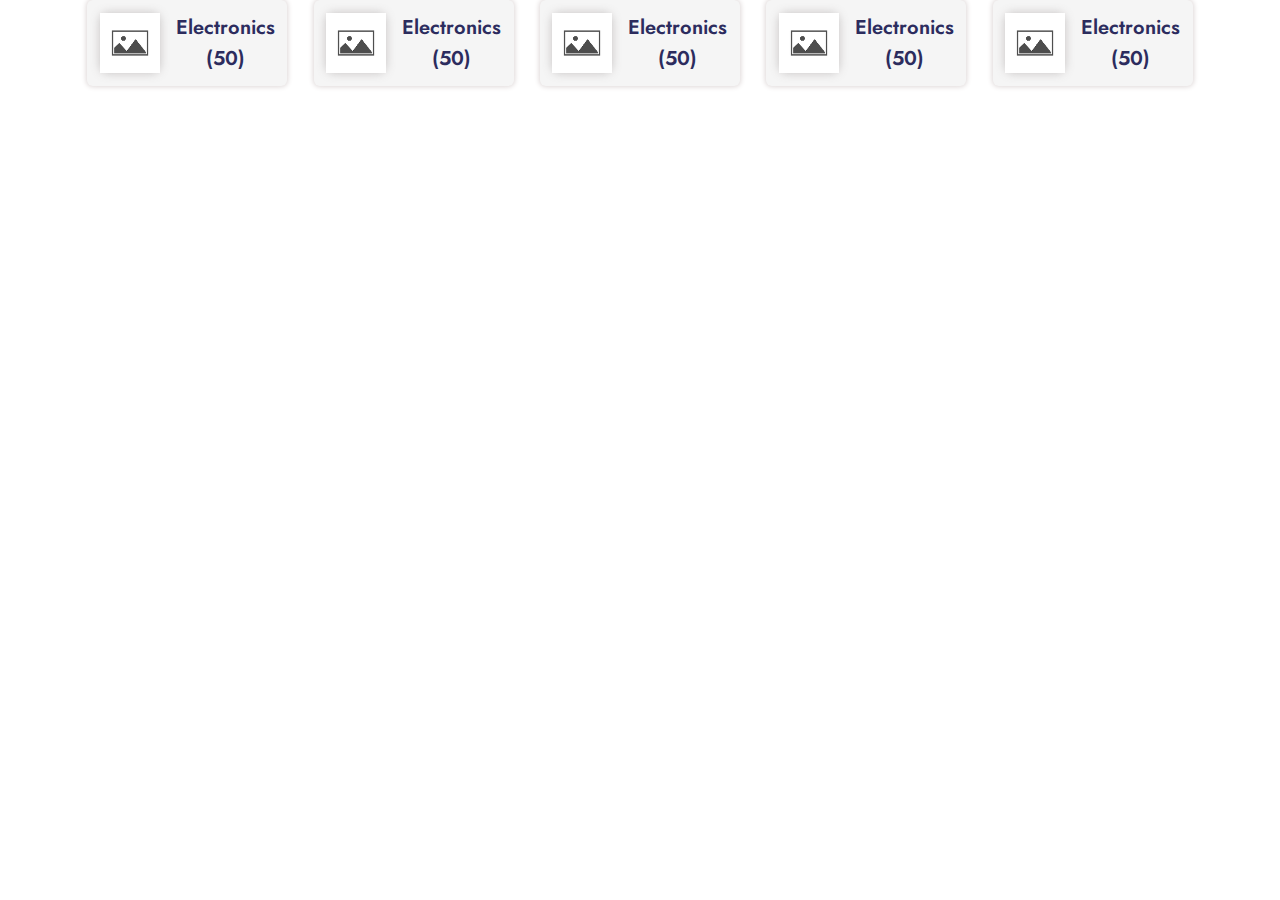
<file: allcategory.html>
<!DOCTYPE html>
<html lang="en">

<head>
  <meta charset="UTF-8" />
  <meta name="viewport" content="width=device-width, initial-scale=1.0" />
  <link rel="stylesheet" href="css/allcategory.css" />
  <link rel="stylesheet" href="css/root.css" />
  <link href="https://cdn.jsdelivr.net/npm/bootstrap@5.3.3/dist/css/bootstrap.min.css" rel="stylesheet"
    integrity="sha384-QWTKZyjpPEjISv5WaRU9OFeRpok6YctnYmDr5pNlyT2bRjXh0JMhjY6hW+ALEwIH" crossorigin="anonymous" />
  <link rel="stylesheet" href="https://cdn.jsdelivr.net/npm/bootstrap-icons@1.11.3/font/bootstrap-icons.min.css" />
  <title>r eu  nvteuv</title>

</head>

    <body>
        <div class="container">
		<div class="men">
            <div class="categre_conten d-flex gap-3 text-center  justify-content-sm-around justify-content-center ">
                    
                      <a href="#" class="nav-link">
                        <div class="categy_item  d-flex gap-3 rounded-2 py-sm-2 py-1 align-items-center px-3  justify-content-sm-center position-relative ">
                        <div class="categy_imgbox position-sm-absolute rounded-3 ">
                        <img src="images/images (1).png" onerror="this.src='https://media.genics.in/common/image-place-holder.webpclass">
                        </div>
                        <div class="categy_text ">
                        <h4 class="m-0 pt-2">Electronics</h4>
                        <p class="my-1">(50)</p>
                        </div>
                      </div>    
                      </a>
                  
                     <a href="#" class="nav-link">
                        <div class="categy_item  d-flex gap-3 rounded-2 py-sm-2 py-1 align-items-center px-3  justify-content-sm-center position-relative ">
                        <div class="categy_imgbox position-sm-absolute rounded-3 ">
                        <img src="images/images (1).png" onerror="this.src='https://media.genics.in/common/image-place-holder.webpclass">
                        </div>
                        <div class="categy_text">
                        <h4 class="m-0 pt-2">Electronics</h4>
                        <p class="my-1">(50)</p>
                        </div>
                      </div>    
                      </a>
                  
                 <a href="#" class="nav-link">
                        <div class="categy_item  d-flex gap-3 rounded-2 py-sm-2 py-1 align-items-center px-3  justify-content-sm-center position-relative ">
                        <div class="categy_imgbox position-sm-absolute rounded-3 ">
                        <img src="images/images (1).png" onerror="this.src='https://media.genics.in/common/image-place-holder.webpclass">
                        </div>
                        <div class="categy_text">
                        <h4 class="m-0 pt-2">Electronics</h4>
                        <p class="my-1">(50)</p>
                        </div>
                      </div>    
                      </a>
                  
                  
                  <a href="#" class="nav-link">
                        <div class="categy_item  d-flex gap-3 rounded-2 py-sm-2 py-1 align-items-center px-3  justify-content-sm-center position-relative ">
                        <div class="categy_imgbox position-sm-absolute rounded-3 ">
                        <img src="images/images (1).png" onerror="this.src='https://media.genics.in/common/image-place-holder.webpclass">
                        </div>
                        <div class="categy_text">
                        <h4 class="m-0 pt-2">Electronics</h4>
                        <p class="my-1">(50)</p>
                        </div>
                      </div>    
                      </a>
                  
                  
                      <a href="#" class="nav-link">
                        <div class="categy_item   d-flex gap-3 rounded-2 py-sm-2 py-1 align-items-center px-3  justify-content-sm-center position-relative ">
                        <div class="categy_imgbox position-sm-absolute rounded-3 ">
                        <img src="images/images (1).png" onerror="this.src='https://media.genics.in/common/image-place-holder.webpclass">
                        </div>
                        <div class="categy_text">
                        <h4 class="m-0 pt-2">Electronics</h4>
                        <p class="my-1">(50)</p>
                        </div>
                      </div>    
                      </a>
                  
                        
            </div>

        </div>
		</div>
    </body>   

</html>
</file>
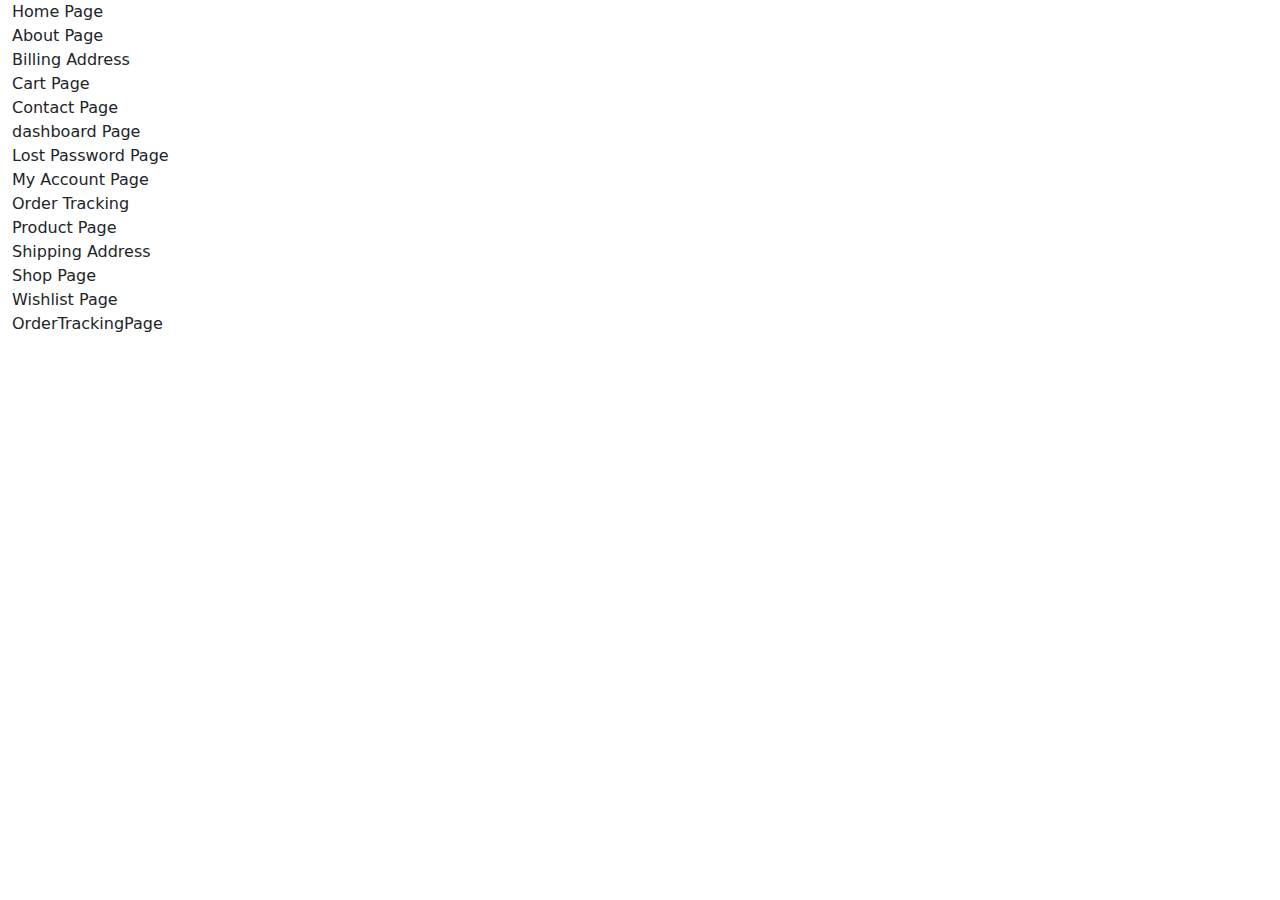
<file: allpages.html>
<!DOCTYPE html>
<html lang="en">
<head>
    <meta charset="UTF-8">
    <meta name="viewport" content="width=device-width, initial-scale=1.0">
    <link href="https://cdn.jsdelivr.net/npm/bootstrap@5.3.3/dist/css/bootstrap.min.css" rel="stylesheet"
    integrity="sha384-QWTKZyjpPEjISv5WaRU9OFeRpok6YctnYmDr5pNlyT2bRjXh0JMhjY6hW+ALEwIH" crossorigin="anonymous" />
    <title>Document</title>
</head>
<body>
    <div class="container-fluid">
        <ul class="list-group">
            <li class="list-item">
                <a href="./index.html" target="_blank" class="nav-link">Home Page</a>
            </li>
            <li class="list-item">
                <a href="./about_page.html" target="_blank" class="nav-link">About Page</a>
            </li>
            <li class="list-item">
                <a href="./Billing_address.html" target="_blank" class="nav-link">Billing Address</a>
            </li>
            <li class="list-item">
                <a href="./cart_page.html" target="_blank" class="nav-link">Cart Page</a>
            </li>
            <li class="list-item">
                <a href="./contact.html" target="_blank" class="nav-link">Contact Page</a>
            </li>
            <li class="list-item">
                <a href="./dashboard.html" target="_blank" class="nav-link">dashboard Page</a>
            </li>
            <li class="list-item">
                <a href="./lost_pasword_page.html" target="_blank" class="nav-link">Lost Password Page</a>
            </li>
            <li class="list-item">
                <a href="./my-account.html" target="_blank" class="nav-link">My Account Page</a>
            </li>
            <li class="list-item">
                <a href="./order_traking.html" target="_blank" class="nav-link">Order Tracking</a>
            </li>
            <li class="list-item">
                <a href="./product_page.html" target="_blank" class="nav-link">Product Page</a>
            </li>
            <li class="list-item">
                <a href="./Shipping_addres.html" target="_blank" class="nav-link">Shipping Address</a>
            </li>
            <li class="list-item">
                <a href="./shop_page.html" target="_blank" class="nav-link">Shop Page</a>
            </li>
            <li class="list-item">
                <a href="./wishlist.html" target="_blank" class="nav-link">Wishlist Page</a>
            </li>
			  <li class="list-item">
                <a href="./OrderTrackingPage.html" target="_blank" class="nav-link">OrderTrackingPage</a>
            </li>
			
			
        </ul>
    </div>
    <script src="https://cdn.jsdelivr.net/npm/bootstrap@5.3.3/dist/js/bootstrap.bundle.min.js"
    integrity="sha384-YvpcrYf0tY3lHB60NNkmXc5s9fDVZLESaAA55NDzOxhy9GkcIdslK1eN7N6jIeHz"
    crossorigin="anonymous"></script>
</body>
</html>
</file>
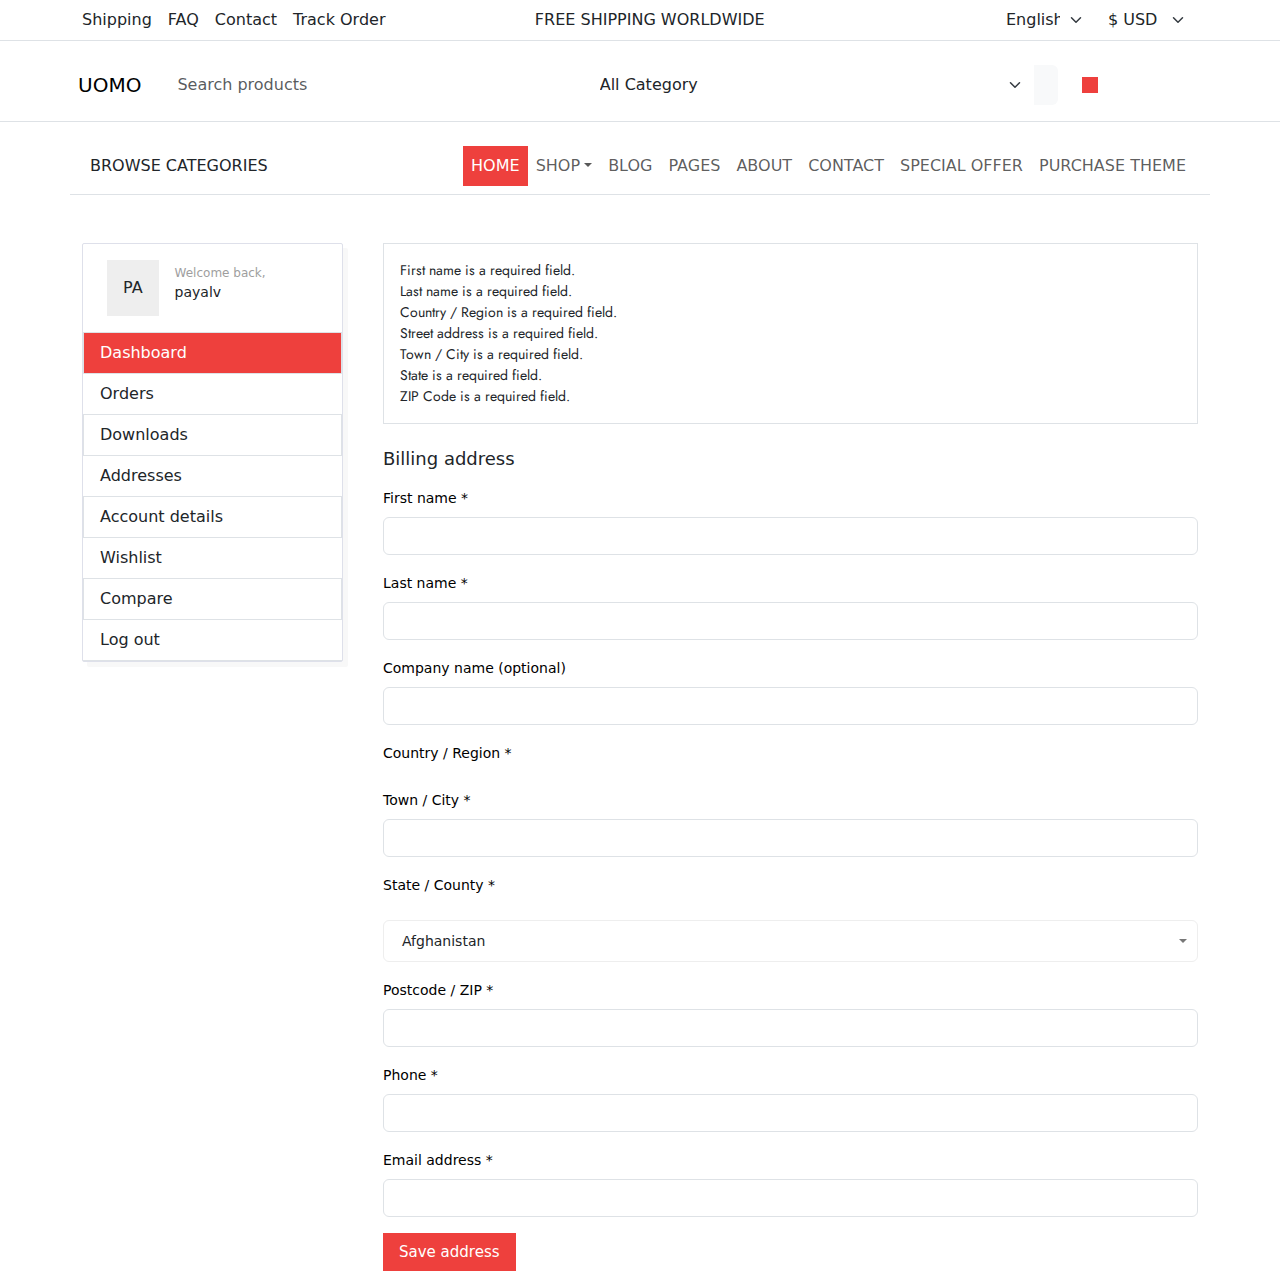
<file: billing_address.html>
<!DOCTYPE html>
<html lang="en">

<head>
    <meta charset="UTF-8" />
    <meta name="viewport" content="width=device-width, initial-scale=1.0" />
    <link rel="stylesheet" href="css/profile.css" />
    <link rel="stylesheet" href="css/root.css" />
    <!-- <link rel="stylesheet" href="css/responsive.css" /> -->

    <title>Bootstrap 5 Example</title>
    <meta charset="utf-8">
    <meta name="viewport" content="width=device-width, initial-scale=1">
    <link href="https://cdn.jsdelivr.net/npm/bootstrap@5.3.3/dist/css/bootstrap.min.css" rel="stylesheet">
    <script src="https://cdn.jsdelivr.net/npm/bootstrap@5.3.3/dist/js/bootstrap.bundle.min.js"></script>
    <script src=" https://cdnjs.cloudflare.com/ajax/libs/jquery/3.3.1/jquery.min.js"></script>
    <link rel="preconnect" href="https://fonts.googleapis.com">
    <link rel="preconnect" href="https://fonts.gstatic.com" crossorigin>
    <link href="https://fonts.googleapis.com/css2?family=Jost:ital,wght@0,100..900;1,100..900&display=swap"
        rel="stylesheet">
</head>

<body>

    <!-- Header Start -->
    <section id="main-header">
        <header>
          <!-- First-top One Header- Start-->
          <div class="container-fluid px-xl-5 px-md-2 first-container border-bottom">
            <div class="container d-lg-block d-none">
              <div class="first-header-link d-flex align-items-center justify-content-between w-100 flex-wrap">
                <ul class="navbar-nav first-nav">
                  <li class="list-group-item d-flex gap-3">
                    <a href="" class="nav-link">Shipping</a>
                    <a href="" class="nav-link">FAQ</a>
                    <a href="contact.html" class="nav-link">Contact</a>
                    <a href="order_traking.html" class="nav-link">Track Order</a>
                  </li>
                </ul>
                <div class="free-ship">
                  <a href="" class="nav-link">FREE SHIPPING WORLDWIDE</a>
                </div>
                <div class="d-flex align-items-center gap-2 all-icon flex-wrap">
                  <div class="social-icon d-flex gap-4">
                    <i class="fa-brands fa-facebook-f"></i>
                    <i class="fa-brands fa-twitter"></i>
                    <i class="fa-brands fa-instagram"></i>
                    <i class="fa-brands fa-pinterest"></i>
                  </div>
                  <div class="d-flex two-select">
                    <select class="form-select border-0 first-select bg-transparent" aria-label="Default select example">
                      <option selected>English</option>
                      <option value="1">One</option>
                      <option value="2">Two</option>
                      <option value="3">Three</option>
                    </select>
                    <select class="form-select border-0 bg-transparent first-select2" aria-label="Default select example">
                      <option selected>$ USD</option>
                      <option value="1">One</option>
                      <option value="2">Two</option>
                      <option value="3">Three</option>
                    </select>
                  </div>
                </div>
              </div>
            </div>
          </div>
          <!-- First Header-top-One -end -->
  
          <!-- First-TopHeader Two-Start -->
          <nav class="navbar navbar-expand-lg first-navbar-start">
            <div class="container-fluid px-xl-5 px-0 py-md-3 py-0 border-bottom">
              <div class="container-lg px-xl-2">
                <div class="d-flex  justify-content-between">
                  <a class="navbar-brand head2-a" href="#">UOMO</a>
                  <button class="navbar-toggler border-0 shadow-none pe-2 me-1" type="button" data-bs-toggle="offcanvas"
                    data-bs-target="#offcanvasNavbar" aria-controls="offcanvasNavbar" aria-label="Toggle navigation">
                    <i class="bi bi-search"></i>
                  </button>
                  <div class="offcanvas offcanvas-end" tabindex="-1" id="offcanvasNavbar"
                    aria-labelledby="offcanvasNavbarLabel">
                    <div class="offcanvas-header">
  
                      <button type="button" class="btn-close shadow-none border-0" data-bs-dismiss="offcanvas"
                        aria-label="Close"></button>
                    </div>
  
                    <div class="offcanvas-body w-100 ms-auto px-2">
                      <ul class="navbar-nav header-two justify-content-end gap-4 flex-grow-1 pe-0 align-items-center">
                        <div class="input-group first-group">
                          <input type="text" class="form-control first-inp shadow-none bg-transparent border-0 py-2"
                            placeholder="Search products" />
                          <select name="" id="inputGroupSelect02"
                            class="form-select shadow-none off-select1 border-0 bg-transparent">
                            <option selected>All Category</option>
                          </select>
                          <span class="input-group-text border-0">
                            <i class="bi bi-search"></i></span>
  
                        </div>
                        <div class="d-flex gap-3 head_nav2">
  
                          <li class="nav-item">
                            <a class="nav-link active" aria-current="page" href="my-account.html"><i
                                class="fa-regular fa-user"></i>
  
                            </a>
                          </li>
  
                          <li class="nav-item">
                            <a class="nav-link" href="wishlist.html"><i class="fa-regular fa-heart"></i></a>
                          </li>
                          <li class="nav-item">
                            <a href="" class="nav-link btn btn-demo" data-bs-toggle="offcanvas"
                              data-bs-target="#offcanvasRight" aria-controls="offcanvasRight">
                              <i class="bi bi-bag"></i>
                            </a>
                          </li>
                          <li class="nav-item">
                            <a href="" class="nav-link">
                              <i class="fa fa-bars" aria-hidden="true"></i>
                            </a>
                          </li>
                        </div>
                      </ul>
                    </div>
                  </div>
                </div>
              </div>
            </div>
          </nav>
          <!-- First-TopHeader Two-End -->
        </header>
        <!-- Third Header-Start -->
        <nav class="navbar navbar-expand-lg pb-0 third-navbar-start">
          <div class="container-fluid container-lg px-lg-2 border-bottom">
            <div class="dropdown second-drop">
              <button id="dropdownMenuButton"
                class="btn third-cat-btn d-flex justify-content-center sec-drop-btn w-100 pt-sm-3 pt-0 pb-sm-3 pb-0 border-0 shadow-none"
                type="button" data-bs-toggle="dropdown" aria-expanded="false">
                <span class="d-md-block d-none">BROWSE CATEGORIES</span>
                <a href="" class="third-cat-a"><img src="./images/categorya.png" class="d-md-none third-cat d-block"
                    alt=""></a>
              </button>
              <ul class="dropdown-menu drp-menu1 custom-hide">
                <li><a class="dropdown-item my-1" href="#">Electronic</a></li>
                <li><a class="dropdown-item my-1" href="#">Computer</a></li>
                <li>
                  <a class="dropdown-item my-1" href="#">Audio & Video</a>
                </li>
                <li>
                  <a class="dropdown-item my-1" href="#">Mobile & Tablets</a>
                </li>
                <li>
                  <a class="dropdown-item my-1" href="#">Tv & Audio</a>
                </li>
                <li>
                  <a class="dropdown-item my-1" href="#">Car & Motorbike</a>
                </li>
                <li>
                  <a class="dropdown-item my-1" href="#">Home & Garden</a>
                </li>
                <li>
                  <a class="dropdown-item my-1" href="#">Toys & Kids</a>
                </li>
                <li>
                  <a class="dropdown-item my-1" href="#">Sporting Goods</a>
                </li>
                <li>
                  <a class="dropdown-item my-1" href="#">Pet Supplies</a>
                </li>
                <li>
                  <a class="dropdown-item my-1" href="#">Audio & Video</a>
                </li>
              </ul>
            </div>
            <button class="navbar-toggler border-0 shadow-none pe-1" type="button" data-bs-toggle="offcanvas"
              data-bs-target="#offcanvasNavbar2" aria-controls="offcanvasNavbar" aria-label="Toggle navigation">
              <span class="navbar-toggler-icon third-open-menu"></span>
            </button>
            <div class="offcanvas offcanvas-end" tabindex="-1" id="offcanvasNavbar2"
              aria-labelledby="offcanvasNavbarLabel">
              <div class="offcanvas-header">
  
                <button type="button" class="btn-close" data-bs-dismiss="offcanvas" aria-label="Close"></button>
              </div>
              <div class="offcanvas-body">
  
                <ul class="navbar-nav second-ul ms-auto d-flex justify-content-between pe-2">
                  <div class="sec-ul-1 d-flex justify-content-between">
                    <li class="nav-item">
                      <a href="index.html" class="nav-link active">HOME</a>
                    </li>
                    <li class="nav-item dropdown">
                      <a href="shop_page.html" class="nav-link dropdown-toggle" href="#" role="button"
                        data-bs-toggle="dropdown" aria-expanded="false">SHOP</a>
                      <div class="dropdown-menu pb-4">
  
  
                        <ul class="list-unstyled list-group-horizontal d-flex justify-content-between px-5">
  
                          <ul class="list-unstyled shopsli">
                            <li class="pb-2"><a href="#" class="text-decoration-none text-black ">Shop Lists</a>
                            </li>
                            <li class="pb-2"><a href="#" class="text-decoration-none text-black ">Shop Default</a></li>
                            <li class="pb-2"><a href="#" class="text-decoration-none text-black">Shop Right Sidebar</a>
                            </li>
                            <li class="pb-2"><a href="#" class="text-decoration-none text-black">Shop Wide</a></li>
                            <li class="pb-2"><a href="#" class="text-decoration-none text-black">Filters Area</a></li>
                            <li class="pb-2"><a href="#" class="text-decoration-none text-black">List Left Sidebar</a>
                            </li>
                            <li class="pb-2"><a href="#" class="text-decoration-none text-black">Load More Button</a></li>
                            <li class="pb-2"><a href="#" class="text-decoration-none text-black">Infinite Scrolling</a>
                            </li>
                          </ul>
  
  
                          <ul class="list-unstyled shopsli">
                            <li class="pb-2"><a href="#" class="text-decoration-none text-black ">Product Detail</a></li>
                            <li class="pb-2"><a href="#" class="text-decoration-none text-black">Product Variable</a></li>
                            <li class="pb-2"><a href="#" class="text-decoration-none text-black">Product Default</a></li>
                            <li class="pb-2"><a href="#" class="text-decoration-none text-black">Product Grouped</a></li>
                            <li class="pb-2"><a href="#" class="text-decoration-none text-black">Product External</a></li>
                            <li class="pb-2"><a href="#" class="text-decoration-none text-black">Product Downloadable</a>
                            </li>
                            <li class="pb-2"><a href="#" class="text-decoration-none text-black">Produt With Video</a>
                            </li>
                            <li class="pb-2"><a href="#" class="text-decoration-none text-black">Without Recently
                                Viewed</a>
                            </li>
                          </ul>
  
                          <ul class="list-unstyled shopsli">
                            <li class="pb-2"><a href="#" class="text-decoration-none text-black ">Shop Lists</a>
                            </li>
                            <li class="pb-2"><a href="#" class="text-decoration-none text-black ">Shop Default</a></li>
                            <li class="pb-2"><a href="#" class="text-decoration-none text-black">Shop Right Sidebar</a>
                            </li>
                            <li class="pb-2"><a href="#" class="text-decoration-none text-black">Shop Wide</a></li>
                            <li class="pb-2"><a href="#" class="text-decoration-none text-black">Filters Area</a></li>
                            <li class="pb-2"><a href="#" class="text-decoration-none text-black">List Left Sidebar</a>
                            </li>
                            <li class="pb-2"><a href="#" class="text-decoration-none text-black">Load More Button</a></li>
                            <li class="pb-2"><a href="#" class="text-decoration-none text-black">Infinite Scrolling</a>
                            </li>
                          </ul>
  
  
                          <ul class="list-unstyled shopsli">
                            <li class="pb-2"><a href="#" class="text-decoration-none text-black ">Shop Lists</a>
                            </li>
                            <li class="pb-2"><a href="#" class="text-decoration-none text-black ">Shop Default</a></li>
                            <li class="pb-2"><a href="#" class="text-decoration-none text-black">Shop Right Sidebar</a>
                            </li>
                            <li class="pb-2"><a href="#" class="text-decoration-none text-black">Shop Wide</a></li>
                            <li class="pb-2"><a href="#" class="text-decoration-none text-black">Filters Area</a></li>
                            <li class="pb-2"><a href="#" class="text-decoration-none text-black">List Left Sidebar</a>
                            </li>
                            <li class="pb-2"><a href="#" class="text-decoration-none text-black">Load More Button</a></li>
                            <li class="pb-2"><a href="#" class="text-decoration-none text-black">Infinite Scrolling</a>
                            </li>
                          </ul>
  
                        </ul>
  
                    </li>
                    <li class="nav-item">
                      <a href="" class="nav-link">BLOG</a>
                    </li>
                    <li class="nav-item">
                      <a href="" class="nav-link">PAGES</a>
                    </li>
                    <li class="nav-item">
                      <a href="about_page.html" class="nav-link">ABOUT</a>
                    </li>
                    <li class="nav-item">
                      <a href="\contact.html" class="nav-link">CONTACT</a>
                    </li>
                  </div>
                  <div class="second-offer d-flex justify-content-between">
                    <li class="nav-item">
                      <a href="" class="nav-link">SPECIAL OFFER</a>
                    </li>
                    <li class="nav-item">
                      <a href="" class="nav-link">PURCHASE THEME</a>
                    </li>
  
  
                  </div>
  
                </ul>
              </div>
  
            </div>
  
          </div>
          </ul>
          </div>
          </div>
          </div>
        </nav>
        <!-- Third-Header-End -->
      </section>
     <!-- Header End -->
    <section class="mt-5">
        <div class="container-lg">
            <div class="row">
                <div class="col-lg-3 col-md-4">
                    <div class="welcom_bak d-flex  pt-3">
                        <ul class="nav nav-tabs d-block w-100" role="tablist">
                            <!--------------------------------------11111111111111111------------------- -->
                            <li class="nav-item ps-4" role="presentation">
                                <div class="d-flex welco_title gap-3">

                                    <p class="px-3 py-3 d-flex align-items-center">PA</p>
                                    <div class="user-info">
                                        <span>Welcome back,</span>
                                        <h4 class="entry-name">payalv</h4>
                                    </div>
                                </div>
                            </li>
                            <!--------------------------------------22222222222222-------------------- -->
                            <li class="nav-item wel_list" role="presentation">
                                <a class="nav-link active wel_list1 text-dark border-top rounded-0 "
                                    href="dhasbord.html" >Dashboard</a>
                            </li>
                            <!--------------------------------------3333-------------------- -->
                            <li class="nav-item wel_list" role="presentation">
                                <a class="nav-link wel_list1  acti_one text-dark rounded-0 border-top" id="simple-tab-1"
                                    data-bs-toggle="tab" href="#simple-tabpanel-1" role="tab"
                                    aria-controls="simple-tabpanel-1" aria-selected="false">Orders</a>
                            </li>
                            <!-------------------------------------4444444444444-------------------- -->
                            <li class="nav-item wel_list" role="presentation">
                                <a class="nav-link wel_list1 rounded-0 text-dark border" id="simple-tab-2"
                                    data-bs-toggle="tab" href="#simple-tabpanel-2" role="tab"
                                    aria-controls="simple-tabpanel-2" aria-selected="false">Downloads</a>
                            </li>
                            <!--------------------------------------555555555555-------------------- -->
                            <li class="nav-item wel_list" role="presentation">
                                <a class="nav-link wel_list1 rounded-0 text-dark " id="simple-tab-3"
                                    data-bs-toggle="tab" href="#simple-tabpanel-3" role="tab"
                                    aria-controls="simple-tabpanel-3" aria-selected="false">Addresses</a>
                            </li>
                            
                            <li class="nav-item wel_list" role="presentation">
                                <a class="nav-link wel_list1 rounded-0 text-dark border" id="simple-tab-4"
                                    data-bs-toggle="tab" href="acount_detals.html" role="tab"
                                    aria-controls="simple-tabpanel-4" aria-selected="false">Account details</a>
                            </li>

                            <li class="nav-item wel_list" role="presentation">
                                <a class="nav-link wel_list1 rounded-0 text-dark " id="simple-tab-4"
                                    data-bs-toggle="tab" href="#simple-tabpanel-4" role="tab"
                                    aria-controls="simple-tabpanel-4" aria-selected="false">Wishlist</a>
                            </li>

                            <li class="nav-item wel_list" role="presentation">
                                <a class="nav-link wel_list1 rounded-0 text-dark border" id="simple-tab-4"
                                    data-bs-toggle="tab" href="#simple-tabpanel-4" role="tab"
                                    aria-controls="simple-tabpanel-4" aria-selected="false">Compare</a>
                            </li>
                            <li class="nav-item wel_list" role="presentation">
                                <a class="nav-link wel_list1 rounded-0 text-dark " 
                                href="my-account" >Log out</a>
                            </li>
                        </ul>

                    </div>
                </div>
                <div class="col-lg-9 col-md-8">
                    <div class="billing_box2 ms-lg-3 ms-0">
                        <div class="border ps-3 py-3 mb-4">
                            <ul class="list-group bili_list">
                                <li class="list-group"> First name is a required field.</li>
                                <li class="list-group"> Last name is a required field.</li>
                                <li class="list-group"> Country / Region is a required field.</li>
                                <li class="list-group"> Street address is a required field.</li>
                                <li class="list-group"> Town / City is a required field.</li>
                                <li class="list-group">State is a required field.</li>
                                <li class="list-group"> ZIP Code is a required field.</li>
                            </ul>
                        </div>
                        <h3>Billing address</h3>
                        <form>
                            <div class=" Billing_box mb-3 mt-3">
                                <label for="firstname" class="form-label">First name *</label>
                                <input type="text" class="form-control" id="firstname" name="firstname">
                            </div>

                            <div class=" Billing_box mb-3 mt-3">
                                <label for="lastname" class="form-label">Last name *</label>
                                <input type="text" class="form-control" id="lastname" name="lastname">
                            </div>

                            <div class=" Billing_box mb-3 mt-3">
                                <label for="Compyname" class="form-label">Company name (optional)</label>
                                <input type="text" class="form-control" id="Compyname" name="Compyname">
                            </div>

                            <div class="Billing_box mb-3 mt-3">
                                <label for="conregi" class="form-label">Country / Region *</label>
                            </div>
                            <div class="main">
                                <select name="" class="mb-3" id="one" placeholder=""> 

                                    <option value="1">Afghanistan</option>
                                    <option value="2">Åland Islands</option>
                                    <option value="4">Albania</option>
                                    <option value="5">Algeria</option>
                                    <option value="6">American Samoa</option>
                                    <option value="7">Andorra</option>
                                    <option value="8">Anguilla</option>
                                    <option value="9">Antarctica</option>
                                </select>
                            </div>




                            <div class=" Billing_box mb-3 mt-3">
                                <label for="Townname" class="form-label">Town / City *</label>
                                <input type="text" class="form-control" id="Townname" name="Townname">
                            </div>
                            <div class="Billing_box mb-3 mt-3">
                                <label for="Postcode" class="form-label">State / County *</label>
                                <!-- <input type="text" class="form-control" id="Postcode" name="Postcode"> -->
                            </div>
                            <div class="main">
                                <select name="" class="custom-dropdown mb-3" id="one"> 

                                    <option value="1">Afghanistan</option>
                                    <option value="2">Åland Islands</option>
                                    <option value="4">Albania</option>
                                    <option value="5">Algeria</option>
                                    <option value="6">American Samoa</option>
                                    <option value="7">Andorra</option>
                                    <option value="8">Anguilla</option>
                                    <option value="9">Antarctica</option>
                                </select>
                            </div>


                            <div class=" Billing_box mb-3 mt-3">
                                <label for="post_code" class="form-label">Postcode / ZIP *</label>
                                <input type="text" class="form-control" id="post_code" name="Townname">
                            </div>

                            <div class=" Billing_box mb-3 mt-3">
                                <label for="Phone_code" class="form-label">Phone *</label>
                                <input type="text" class="form-control" id="Phone_code" name="Phone_code">
                            </div>


                            <div class=" Billing_box mb-3 mt-3">
                                <label for="Email_addres" class="form-label">Email address *</label>
                                <input type="Email" class="form-control" id="Email_addres" name="Email_addres">
                            </div>


                            <div class=" Billing_box mb-3 mt-3">
                                <button type="submit" class="button btn_savadd border-0 text-white px-3 py-2"
                                    name="save_address" value="Save address">Save address</button>
                            </div>
                        </form>

                        

                    </div>
                </div>
            </div>
        </div>
    </section>
    <script>
        function create_custom_dropdowns() {
            $('select.custom-dropdown').each(function (i, select) {
                if (!$(this).next().hasClass('dropdown-select')) {
                    $(this).after('<div class="dropdown-select wide ' + ($(this).attr('class') || '') + '" tabindex="0"><span class="current"></span><div class="list"><ul></ul></div></div>');
                    var dropdown = $(this).next();
                    var options = $(select).find('option');
                    var selected = $(this).find('option:selected');
                    dropdown.find('.current').html(selected.data('display-text') || selected.text());
                    options.each(function (j, o) {
                        var display = $(o).data('display-text') || '';
                        dropdown.find('ul').append('<li class="option ' + ($(o).is(':selected') ? 'selected' : '') + '" data-value="' + $(o).val() + '" data-display-text="' + display + '">' + $(o).text() + '</li>');
                    });
                }
            });

            $('.dropdown-select ul').before('<div class="dd-search"><input id="txtSearchValue" autocomplete="off" onkeyup="filter()" class="dd-searchbox" type="text"></div>');
        }

        // Event listeners

        // Open/close
        $(document).on('click', '.dropdown-select', function (event) {
            if ($(event.target).hasClass('dd-searchbox')) {
                return;
            }
            $('.dropdown-select').not($(this)).removeClass('open');
            $(this).toggleClass('open');
            if ($(this).hasClass('open')) {
                $(this).find('.option').attr('tabindex', 0);
                $(this).find('.selected').focus();
            } else {
                $(this).find('.option').removeAttr('tabindex');
                $(this).focus();
            }
        });

        // Close when clicking outside
        $(document).on('click', function (event) {
            if ($(event.target).closest('.dropdown-select').length === 0) {
                $('.dropdown-select').removeClass('open');
                $('.dropdown-select .option').removeAttr('tabindex');
            }
            event.stopPropagation();
        });

        function filter() {
            var valThis = $('#txtSearchValue').val();
            $('.dropdown-select ul > li').each(function () {
                var text = $(this).text();
                (text.toLowerCase().indexOf(valThis.toLowerCase()) > -1) ? $(this).show() : $(this).hide();
            });
        };
        // Search

        // Option click
        $(document).on('click', '.dropdown-select .option', function (event) {
            $(this).closest('.list').find('.selected').removeClass('selected');
            $(this).addClass('selected');
            var text = $(this).data('display-text') || $(this).text();
            $(this).closest('.dropdown-select').find('.current').text(text);
            $(this).closest('.dropdown-select').prev('select').val($(this).data('value')).trigger('change');
        });

        // Keyboard events
        $(document).on('keydown', '.dropdown-select', function (event) {
            var focused_option = $($(this).find('.list .option:focus')[0] || $(this).find('.list .option.selected')[0]);
            // Space or Enter
            if (event.keyCode == 13) {
                if ($(this).hasClass('open')) {
                    focused_option.trigger('click');
                } else {
                    $(this).trigger('click');
                }
                return false;
                // Down
            } else if (event.keyCode == 40) {
                if (!$(this).hasClass('open')) {
                    $(this).trigger('click');
                } else {
                    focused_option.next().focus();
                }
                return false;
                // Up
            } else if (event.keyCode == 38) {
                if (!$(this).hasClass('open')) {
                    $(this).trigger('click');
                } else {
                    var focused_option = $($(this).find('.list .option:focus')[0] || $(this).find('.list .option.selected')[0]);
                    focused_option.prev().focus();
                }
                return false;
                // Esc
            } else if (event.keyCode == 27) {
                if ($(this).hasClass('open')) {
                    $(this).trigger('click');
                }
                return false;
            }
        });

        $(document).ready(function () {
            create_custom_dropdowns();
        });
    </script>

<script>
    document.addEventListener('DOMContentLoaded', function () {
        var dropdownButton = document.getElementById('dropdownMenuButton');
        var dropdownMenu = document.querySelector('.drp-menu1');

        dropdownButton.addEventListener('click', function (event) {
            event.stopPropagation();
            dropdownMenu.classList.toggle('custom-show');
            dropdownMenu.classList.toggle('custom-hide');
        });

        document.addEventListener('click', function (event) {
            if (!dropdownButton.contains(event.target) && dropdownMenu.classList.contains('custom-show')) {
                dropdownMenu.classList.remove('custom-show');
                dropdownMenu.classList.add('custom-hide');
            }
        });

        dropdownMenu.addEventListener('click', function (event) {
            event.stopPropagation();
        });
    });
</script>
</body>

</html>
</file>
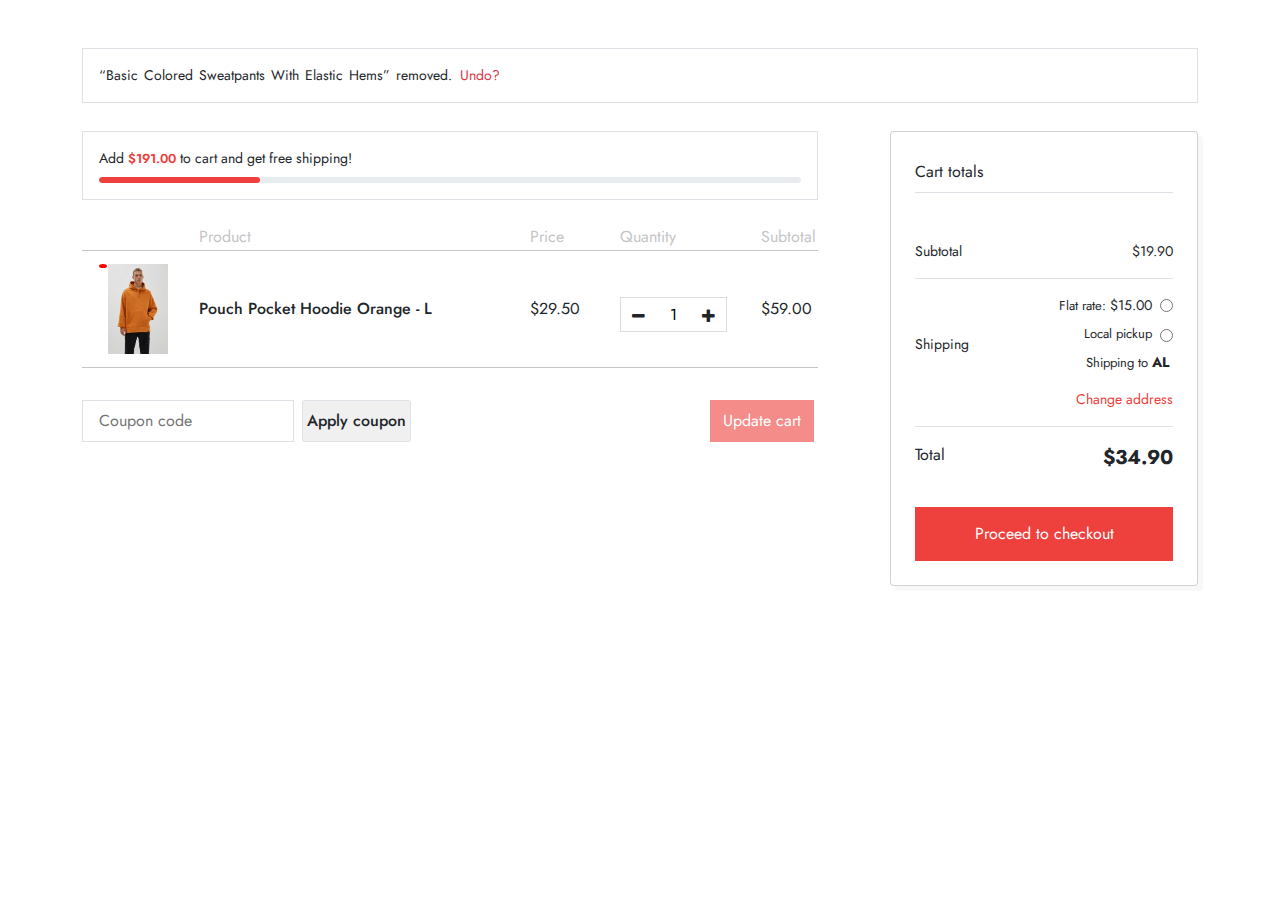
<file: cart_page.html>
<!DOCTYPE html>
<html lang="en">

<head>
    <meta charset="UTF-8" />
    <meta name="viewport" content="width=device-width, initial-scale=1.0" />
    <link rel="stylesheet" href="css/cart.css" />
    <link rel="stylesheet" href="css/root.css" />
    <link rel="stylesheet" href="css/cart_responsive.css" />
    
    <title>Bootstrap 5 Example</title>
    <meta charset="utf-8">
    <meta name="viewport" content="width=device-width, initial-scale=1">
    <link href="https://cdn.jsdelivr.net/npm/bootstrap@5.3.3/dist/css/bootstrap.min.css" rel="stylesheet">
    <script src="https://cdn.jsdelivr.net/npm/bootstrap@5.3.3/dist/js/bootstrap.bundle.min.js"></script>

    <link rel="preconnect" href="https://fonts.googleapis.com">
    <link rel="preconnect" href="https://fonts.gstatic.com" crossorigin>
    <link href="https://fonts.googleapis.com/css2?family=Jost:ital,wght@0,100..900;1,100..900&display=swap"
        rel="stylesheet">

    <link rel="stylesheet" href="https://cdnjs.cloudflare.com/ajax/libs/font-awesome/4.7.0/css/font-awesome.min.css">
    <script src="https://cdnjs.cloudflare.com/ajax/libs/jquery/3.2.1/jquery.min.js"></script>
    <link rel="stylesheet" href="https://cdnjs.cloudflare.com/ajax/libs/font-awesome/6.2.1/css/all.min.css"
    integrity="sha512-MV7K8+y+gLIBoVD59lQIYicR65iaqukzvf/nwasF0nqhPay5w/9lJmVM2hMDcnK1OnMGCdVK+iQrJ7lzPJQd1w=="
    crossorigin="anonymous" referrerpolicy="no-referrer" />

    <link rel="stylesheet" href="https://cdnjs.cloudflare.com/ajax/libs/font-awesome/6.2.1/css/all.min.css"
        integrity="sha512-MV7K8+y+gLIBoVD59lQIYicR65iaqukzvf/nwasF0nqhPay5w/9lJmVM2hMDcnK1OnMGCdVK+iQrJ7lzPJQd1w=="
        crossorigin="anonymous" referrerpolicy="no-referrer" />


<body>
    <section class="mt-5">
        <div class="container">
            <div class=" Sweat_box border px-3 py-3 mb-1">               
		     <p class="d-flex mb-0">“Basic Colored Sweatpants With Elastic Hems” removed.<a href="#" class="und_text nav-link ps-2 text-danger">Undo?</a></p> 
            </div>

            <div class="row">
                <div class=" col-md-8 col-12">
                    <div class=" ship_box  border px-3 py-3 mt-4 mb-4">               
                        <p class="d-flex mb-0 align-items-baseline">Add  <span class="mx-1">$191.00</span> to cart and get free shipping!</p>
                        <div class="progress mt-2" style="height:6px;">
                            <div class="progress-bar  shipping_bar rounded" style="width: 23%"></div>
                          </div> 
                       </div>

                       <div class="table-responsive">
                       <table class="table_content">
                       
                            <thead>
                                <tr>
                                      <th style="width: 3%;"></th>
                                       <th style="width:11%;"></th>
                                       <th style="width:40%; color: #c4c5c6; font-weight: 400;">Product</th>
                                       <th  style="width:11%;color: #c4c5c6; font-weight: 400;">Price</th>
                                       <th  style="width:17%;color: #c4c5c6;font-weight: 400;">Quantity</th>
                                       <th  style="width:1%;color: #c4c5c6; font-weight: 400;">Subtotal</th>
                                    
                                </tr>
                            </thead>
                            <tbody>
                                <tr style="border-top: 1px solid #c4c5c6; border-bottom: 1px solid #c4c5c6;">
                                    <td style="width: 3%;"></td>
                                    <td style="width:11%; padding-top: 13px;padding-bottom: 13px; ">
                                        <div class="pocketmen_imag position-relative">
                                            <i class="fa-solid fa-xmark crose_icon text-white position-absolute"></i>
                                        <img src="images/pocketmen.jpeg" width="60" >
                                        </div>
                                    </td>
                                    <td style="width:40%;font-weight: 500;">Pouch Pocket Hoodie Orange - L</td>
                                    <td  style="width:11%; font-weight: 400;">$29.50</td>
                                    <td  style="width:17%;color: #c4c5c6;font-weight: 400; "><div class="qtySelector text-center mx-0">
                                        <i class="fa fa-minus decreaseQty text-dark"></i>
                                        <input type="text" class="qtyValue" value="1" />
                                        <i class="fa fa-plus increaseQty text-dark"></i>
                                      </div></td>
                                    <td  style="width:1%; font-weight: 400;">$59.00</td>    

                                 </tr>   
                                 <tr>
                                    <td colspan="12" class="p-3 ps-0">
                                      <div class="row">
              
                                          <div class="col-8">
                                            <div class="add_cadbox d-flex gap-2 pt-3">
                                                <input type="text" name="coupon_code" class="input-text ps-3 coupon_tex  border" id="coupon_code" value="" placeholder="Coupon code">
                                           
                                              <div class="cart_btn  border cart_btn1  d-flex justify-content-center align-items-center text-dark">
                                                <a href="#" class="nav-link">Apply coupon </a>
                                              </div>
                                          </div> 
                                           
                                          
              
                                          </div>
              
              
                                          <div class="col-4 pe-0">
                                            <div class=" add_cadbox d-flex gap-2 justify-content-end pt-3">
                                            
                                              <div class="cart_btn2 d-flex justify-content-center align-items-center text-white">
                                                <a href="#" class="nav-link">Update cart </a>
                                              </div>
              
                                              </div>
                                          </div> 
                                       </div>
              
                                    </td>
                                </tr> 
                  
                            </tbody>
                       
                        </table>
                    </div>

                   </div>


                   <div class="col-md-4 col-12"> 
                    <div class="totals_box ms-lg-5 card mt-4 rounded-1">
                        <div class="card-body  p-4">
                          <p class="card-title pt-1 pb-2 border-bottom">Cart totals</p>
                          <div class="d-flex Subtotal_content justify-content-between border-bottom">
                          <p class="card-text mt-3 pt-4">Subtotal</p>
                          <span class="mt-3 pt-4"> $19.90</span>
                          </div>
                         <div class="d-flex Shipping  border-bottom  pb-3 justify-content-between align-items-center">
                            <p class="mt-3">Shipping</p>
                            <form>
                                <div>
                            <ul class="list-group pt-3 ">
                                <li class="list-group pb-2">
                                    <div class=" d-flex">
                                        <label for="m"> Flat rate:<sapn class="px-1 me-1">$15.00</sapn></label>
                                         <input type="radio" id="m" name="geschlecht" value="männlich">
                                  
                                    </label>
                                    </div>
                                </li>
                                <li class="list-group pb-2">
                                    <div class="Local_con d-flex position-relative">
                                        <label for="d">Local pickup</label>
                                        <input type="radio" id="d" name="geschlecht" value="divers" class="ps-3 position-absolute">
                                       
                                    </div>
                                </li>
                                <li class="list-group">
                                    <div class=" Local_con1 d-flex justify-content-end">
                                    <label>Shipping to <sapn class="pe-1"><b> AL</b></sapn></label>
                                   
                                    </div>
                                </li>

                                <li class="list-group mt-3 text-end">
                                    <a href="#" class="nav-link Change">Change address</a>
                                </li>

                             </ul>
                                </form>
                              
                         </div>
                     
                        </div>
                            <div class=" last_cont d-flex justify-content-between mt-3">
                                <P>Total</P>
                                <strong>$34.90 </strong>                                    
                            </div>
                            <div class="Proceed_btn mt-4">
                                <a href="checkout.html" class="nav-link text-center text-white">  Proceed to checkout</a>
                                   
                            </div>
                        </div>  
                    </div>
                
            
            </div>   
             </div>   
        </div>
    </section>
   
    


</body>
</html>

<script>
 
    var minVal = 1, maxVal = 20; // Set Max and Min values
    // Increase product quantity on cart page


    $(".increaseQty").on('click', function () {
        var $parentElm = $(this).parents(".qtySelector");
        $(this).addClass("clicked");
        setTimeout(function () {
            $(".clicked").removeClass("clicked");
        }, 100);
        var value = $parentElm.find(".qtyValue").val();
        if (value < maxVal) {
            value++;
        }
        $parentElm.find(".qtyValue").val(value);
    });
    // Decrease product quantity on cart page
    $(".decreaseQty").on('click', function () {
        var $parentElm = $(this).parents(".qtySelector");
        $(this).addClass("clicked");
        setTimeout(function () {
            $(".clicked").removeClass("clicked");
        }, 100);
        var value = $parentElm.find(".qtyValue").val();
        if (value > 1) {
            value--;
        }
        $parentElm.find(".qtyValue").val(value);
    });
</script>
</file>
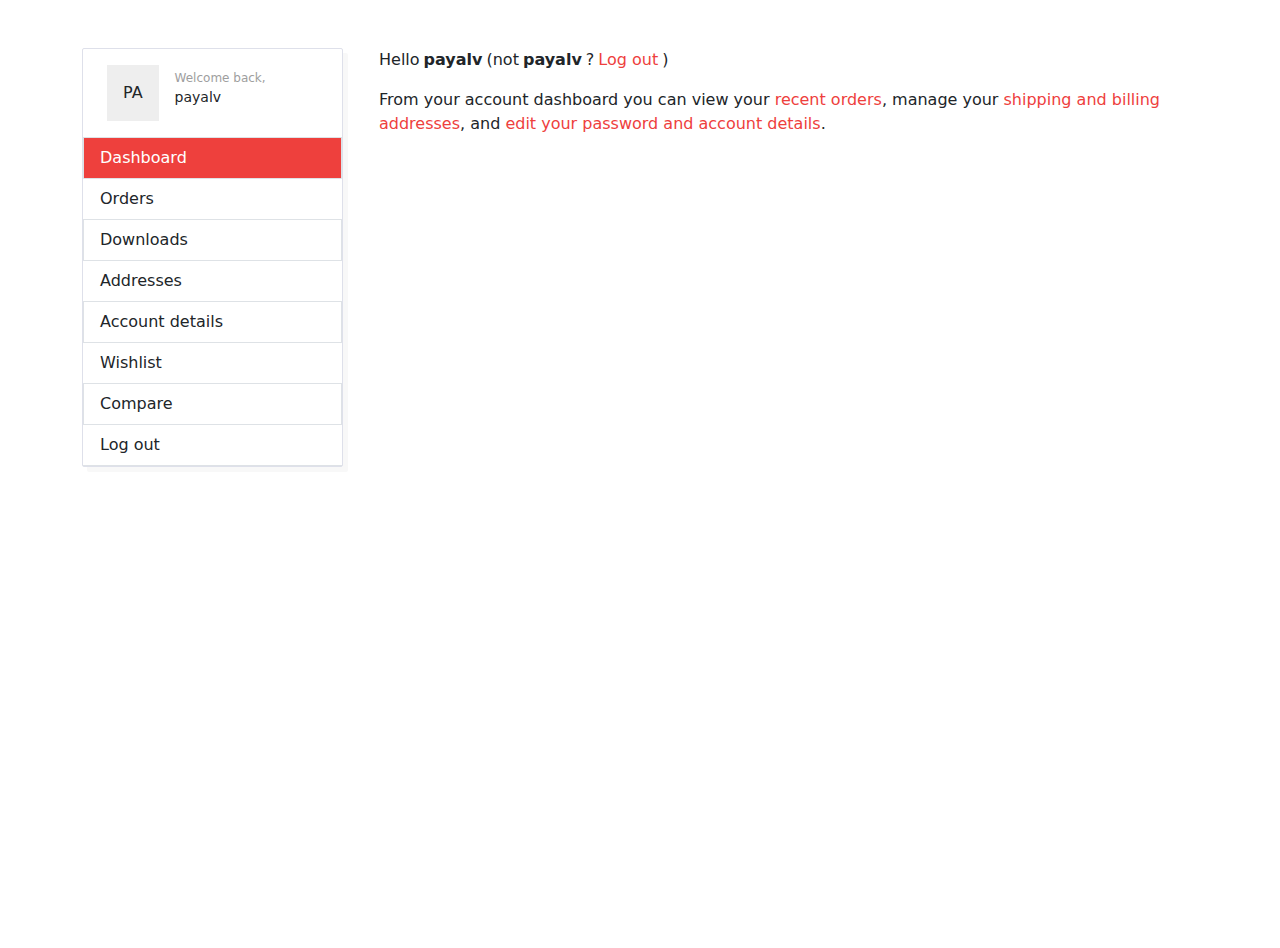
<file: dashboard.html>
<!DOCTYPE html>
<html lang="en">

<head>
    <script src="https://ajax.googleapis.com/ajax/libs/jquery/3.7.1/jquery.min.js"></script>
    <meta charset="UTF-8" />
    <meta name="viewport" content="width=device-width, initial-scale=1.0" />
    <link rel="stylesheet" href="css/profile.css" />
    <link rel="stylesheet" href="css/root.css" />
    <link rel="stylesheet" href="css/profile_responsive.css" />

    <title>Bootstrap 5 Example</title>
    <meta charset="utf-8">
    <meta name="viewport" content="width=device-width, initial-scale=1">
    <link href="https://cdn.jsdelivr.net/npm/bootstrap@5.3.3/dist/css/bootstrap.min.css" rel="stylesheet">
    <script src="https://cdn.jsdelivr.net/npm/bootstrap@5.3.3/dist/js/bootstrap.bundle.min.js"></script>

    <link rel="preconnect" href="https://fonts.googleapis.com">
    <link rel="preconnect" href="https://fonts.gstatic.com" crossorigin>
    <link href="https://fonts.googleapis.com/css2?family=Jost:ital,wght@0,100..900;1,100..900&display=swap"
        rel="stylesheet">

        <link rel="stylesheet" href="https://cdnjs.cloudflare.com/ajax/libs/font-awesome/6.2.1/css/all.min.css"
        integrity="sha512-MV7K8+y+gLIBoVD59lQIYicR65iaqukzvf/nwasF0nqhPay5w/9lJmVM2hMDcnK1OnMGCdVK+iQrJ7lzPJQd1w=="
        crossorigin="anonymous" referrerpolicy="no-referrer" />
</head>
<body>
    <section class="mt-5">
        <div class="container">
        
        <div class="row">

            <div class="col-xl-3 col-sm-5">
                <div class="welcom_bak d-flex  pt-3">
                    <ul class="nav nav-tabs d-block w-100" role="tablist">
                          <!--------------------------------------11111111111111111------------------- -->
                        <li class="nav-item ps-4" role="presentation">
                            <div class="d-flex welco_title gap-3">
                            
                                <p class="px-3 py-3 d-flex align-items-center">PA</p>
                                <div class="user-info">
                                    <span>Welcome back,</span>
                                     <h4 class="entry-name">payalv</h4>
                                </div>
                            </div>
                        </li>   
                          <!--------------------------------------22222222222222-------------------- -->
                        <li class="nav-item wel_list" role="presentation">
                          <a class="nav-link active wel_list1  acti_one text-dark  border-top rounded-0 " id="simple-tab-0 " data-bs-toggle="tab" href="#simple-tabpanel-0" role="tab" aria-controls="simple-tabpanel-0" aria-selected="true">Dashboard</a>
                        </li>
                          <!--------------------------------------3333-------------------- -->
                        <li class="nav-item wel_list" role="presentation" id="order">
                          <a class="nav-link wel_list1 text-dark rounded-0 border-top" id="simple-tab-1" data-bs-toggle="tab" 
                          href="#simple-tabpanel-1" role="tab" aria-controls="simple-tabpanel-1" aria-selected="false">Orders</a>
                        </li>
                          <!-------------------------------------4444444444444-------------------- -->
                        <li class="nav-item wel_list" role="presentation">
                          <a class="nav-link wel_list1 rounded-0 text-dark border" id="simple-tab-2" data-bs-toggle="tab" 
                          href="#simple-tabpanel-2" role="tab" aria-controls="simple-tabpanel-2" aria-selected="false">Downloads</a>
                        </li>
                          <!--------------------------------------555555555555-------------------- -->
                        <li class="nav-item wel_list" role="presentation">
                            <a class="nav-link wel_list1 rounded-0 text-dark " id="simple-tab-3" data-bs-toggle="tab" 
                            href="#simple-tabpanel-3" role="tab" aria-controls="simple-tabpanel-3" aria-selected="false">Addresses</a>
                          </li>
                          <li class="nav-item wel_list" role="presentation">
                            <a class="nav-link wel_list1 rounded-0 text-dark border" id="simple-tab-4" data-bs-toggle="tab" 
                            href="acount_detals.html" role="tab" aria-controls="simple-tabpanel-4" aria-selected="false">Account details</a>
                          </li>

                          <li class="nav-item wel_list" role="presentation">
                            <a class="nav-link wel_list1 rounded-0 text-dark " 
                            href="./wishlist.html" >Wishlist</a>
                          </li>

                          <li class="nav-item wel_list" role="presentation">
                            <a class="nav-link wel_list1 rounded-0 text-dark border" id="simple-tab-6" data-bs-toggle="tab" 
                            href="#simple-tabpanel-6" role="tab" aria-controls="simple-tabpanel-6" aria-selected="false">Compare</a>
                          </li>
                          <li class="nav-item wel_list" role="presentation">
                            <a class="nav-link wel_list1 rounded-0 text-dark "href="my-account.html" >Log out</a>
                            
                          </li>
                      </ul>
                      
                </div>
            </div>

            <div class="col-xl-9 col-sm-7 ps-4">
                <div class="welcom_bak_2 mt-sm-0 mt-5">
                <div class="tab-content  " id="tab-content">
                      <!--------------------------------------11111111-------------------- -->
                    <div class="tab-pane active first_title" id="simple-tabpanel-0" role="tabpanel" aria-labelledby="simple-tab-0">
                        <p class="d-flex gap-1">
                     Hello <strong>payalv</strong> (not <strong>payalv</strong>? <a href="#" class="nav-link">Log out</a>)</p>
                     <p class="das_text">
                        From your account dashboard you can view your <a href="#">recent orders</a>, manage your <a href="#">shipping and billing addresses</a>,
                     and <a href="#">edit your password and account details</a>.</p>
                    
                    </div>
                      <!--------------------------------------222222222-------------------- -->
                    <div class="tab-pane" id="simple-tabpanel-1" role="tabpanel" aria-labelledby="simple-tab-1">
                        <div class="woocommerce-info d-flex align-items-baseline gap-2">
                             No order has been made yet. 
                            <a  href="#" class=" brow_btn nav-link text-white">Browse products</a>
                    	</div>
                    </div>
                    <!--------------------------------------3333333-------------------- -->
                    <div class="tab-pane" id="simple-tabpanel-3" role="tabpanel" aria-labelledby="simple-tab-3">
                        <div class="row">
                          <!-- 11111 -->
                          <p>  The following addresses will be used on the checkout page by default.</p>
                        <div class="col-6"> 
                           
                             <div class="billing_box">
                                <h3>Billing address</h3>
                                <div class="tab-pane" id="simple-tabpanel-4" role="tabpanel" aria-labelledby="simple-tab-4">
                                    <a href="billing_address.html" class="edit nav-link">Edit</a>
                                </div>
                                <address> You have not set up this type of address yet.</address>
                             </div>
                            
                         </div>
                            <!-- 22222 -->
                        <div class="col-6">
                            <div class="billing_box">
                                <h3>Shipping address</h3> 
                               
                                <div class="nav-link wel_list1 rounded-0 text-dark " id="simple-tab-4" data-bs-toggle="tab" 
                                  href="#simple-tabpanel-4" role="tab" aria-controls="simple-tabpanel-4" aria-selected="false">
                                    <a href="shipping_addres.html" class="edit nav-link">Add</a>
                                </div>
                                <address> You have not set up this type of address yet.</address>
                             </div>  
                        </div>

                     </div>    
                    </div>
                    <!--------------------------------------44444444444444----------------------------------------->
                    <!-- <div class="tab-pane" id="simple-tabpanel-5" role="tabpanel" aria-labelledby="simple-tab-5">
                        <div class="wishlistdata ">
                            <h2>Default wishlist</h2>
                            <div class="product_table">
                               <div class="table-responsive">
                                    <table class="table table-bordered produ_table">
                                        <thead>
                                        <tr>
                                            <th class="p-3"><input type="checkbox" name="select"></th> 
                                            <th></th> 
                                            <th></th> 
                                            <th style="width: 360px;">Product Name</th> 
                                            <th>Unit Price</th> 
                                            <th style="width: 220px;">Date Added</th> 
                                            <th style="width: 190px;">Stock Status</th> 
                                            <th></th> 
                                        </tr>
                                        </thead>
                                        <tbody>
                                        <tr>
                                            <td class="p-3"><input type="checkbox" name="select"></td>
                                            <td class="p-3">
                                            <button type="submit" name="tinvwl-remove"  class="border-0 rounded-5" title="Remove" fdprocessedid="sf2da">
                                            <i class="fa-sharp fa-solid fa-xmark px-1 py-2"></i>
                                            </button>
                                        </td>
                                            <td class="p-3"><div class=""><img src="images/productimg.jpeg" alt="productimg"></div></td>
                                            <td class="p-3">Brown Arizona Sweatshirt</td>
                                            <td class="p-3"><del>$28.60</del><span class="ps-1"><u>$22.60</u></span></td>
                                            <td class="p-3">June 7, 2024</td>
                                            <td class="p-3"><span class="me-2"><i class="fa-solid fa-check"></i></span> <span>In Stock</span></td>
                                            <td class="p-3" style="width: 147px;"><a href="#" class="cartbtn px-3 py-2 text-white text-decoration-none">Add to Cart</a></td>
                                        </tr>
                                        <tr>
                                            <td class="p-3"><input type="checkbox" name="select"></td>
                                            <td class="p-3"> <button type="submit" name="tinvwl-remove"  class="border-0 rounded-5" title="Remove" fdprocessedid="sf2da">
                                            <i class="fa-sharp fa-solid fa-xmark px-1 py-2"></i>
                                            </button>
                                        </td>
                                            <td class="p-3"><div class=""><img src="images/productimg.jpeg" alt="productimg"></div></td>
                                            <td class="p-3">Oversize Faux Leather Biker Jacket</td>
                                            <td class="p-3"><del>$78.00</del><span class="ps-1"><u>$45.99</u></span></td>
                                            <td class="p-3">June 7, 2024</td>
                                            <td class="p-3"><span class="me-2"><i class="fa-solid fa-check"></i></span> <span>In Stock</span></td>
                                            <td class="p-3" style="width: 147px;"><a href="#" class="cartbtn px-3 py-2 text-white text-decoration-none">Add to Cart</a></td>
                                        </tr>
                                        <tr>
                                            <td class="p-3"><input type="checkbox" name="select"></td>
                                            <td class="p-3"> <button type="submit" name="tinvwl-remove"  class="border-0 rounded-5" title="Remove" fdprocessedid="sf2da">
                                            <i class="fa-sharp fa-solid fa-xmark px-1 py-2"></i>
                                            </button></td>
                                            <td class="p-3"><div class=""><img src="images/productimg.jpeg" alt="productimg"></div></td>
                                            <td class="p-3">Cropped Short Sleeve T-shirt With Embroidered Detail</td>
                                            <td class="p-3"><del>$69.00</del><span class="ps-1"><u>$49.00</u></span></td>
                                            <td class="p-3">June 7, 2024</td>
                                            <td class="p-3"><span class="me-2"><i class="fa-solid fa-check"></i></span> <span>In Stock</span></td>
                                            <td class="p-3" style="width: 147px;"><a href="#" class="cartbtn px-3 py-2 text-white text-decoration-none">Add to Cart</a></td>
                                        </tr>
                                        <tr>
                                            <td colspan="100" class="p-3">
                                                <div class="row">
                        
                                                    <div class="col-6 ">
                                                    <div class="add_cadbox d-flex gap-2">
                                                        <select class="border w-100">  
                                                        <option value="" selected="selected">Actions</option>
                                                        <option value="" selected="selected">Add to Cart</option>
                                                        <option value="" selected="selected">Remove</option>
                                                        </select>
                                                    
                                                        <div class="cd_btn  Cart_btn1 d-flex justify-content-center align-items-center text-white">
                                                        <a href="#" class="nav-link">Apply Action </a>
                                                        </div>
                                                    </div> 
                                                    
                                                    
                        
                                                    </div>
                        
                        
                                                    <div class="col-6">
                                                    <div class=" add_cadbox d-flex gap-2 justify-content-end">
                                                        <div class="cd_btn   d-flex justify-content-center align-items-center text-white">
                                                        <a href="#" class="nav-link">Add Selected to Cart </a>
                                                        </div>
                                                        <div class="cd_btn  Cart_btn d-flex justify-content-center align-items-center text-white">
                                                        <a href="#" class="nav-link">Add All to Cart </a>
                                                        </div>
                        
                                                        </div>
                                                    </div> 
                                                </div>
                        
                                            </td>
                                        </tr> 
                                        </tbody>
                                    </table>
                                </div>
                                <div class="defut_wishilt mt-4">
                                         <p class="cart-empty woocommerce-info">
                                    Your Wishlist is currently empty.</p>
                                    <p class="return-to-shop">
                                        <a class="button ret_shop nav-link px-3 text-white py-2" href="#">Return To Shop</a>
                                    </p>



                                <div class="social-buttons d-flex justify-content-end mt-4">
                                    <span class="me-5">Share on</span>
                                    <ul class=" list-group list-group-horizontal gap-4">
                                        <li class="list-group" >
                                           <a href="" class="nav-link">
                                             <i class="fa-brands fa-facebook-f"></i>
                                          </a>
                                         </li>
                                            <li class="list-group" >
                                                <a href="" class="nav-link">
                                                <i class="fa-brands fa-twitter"></i>
                                                </a>
                                                    </li>
                                            <li class="list-group" >
                                            <a href="" class="nav-link">
                                                <i class="fa-brands fa-pinterest-p"></i>
                                            </a>
                                        </li>
                                        <li class="list-group" >
                                            <a href="" class="nav-link">
                                            <i class="fa-brands fa-whatsapp"></i>
                                        </a>
                                        </li>
                                        <li class="list-group" >
                                            <a href="" class="nav-link">
                                                 <i class="fa-regular fa-copy"></i>
                                             </a>
                                        </li>
                                        <li class="list-group" >
                                             <a href="" class="nav-link">
                                             <i class="fa-solid fa-envelope"></i>
                                          </a>
                                        </li>
                                     </ul>
                                </div>
                                </div>
                             </div>
                             

                         </div>
                    </div> -->
                    <!--------------------------------------5555555555----------------------------------------->
                    <div class="tab-pane" id="simple-tabpanel-6" role="tabpanel" aria-labelledby="simple-tab-6">
                      <P class="pro_text">   No product is added to the comparison table.</P>
                    </div>
                     <!--------------------------------------666666666666----------------------------------------->
                     



                </div>
            
            </div>



        </div>   

        </div>
    </section>
<!-- 
    <script>
        $(document).ready(function(){
          $("#order").click(function(){
            $("p").css("background-color", "yellow");
          });
        });
        </script> -->
</body> 
</html>
</file>
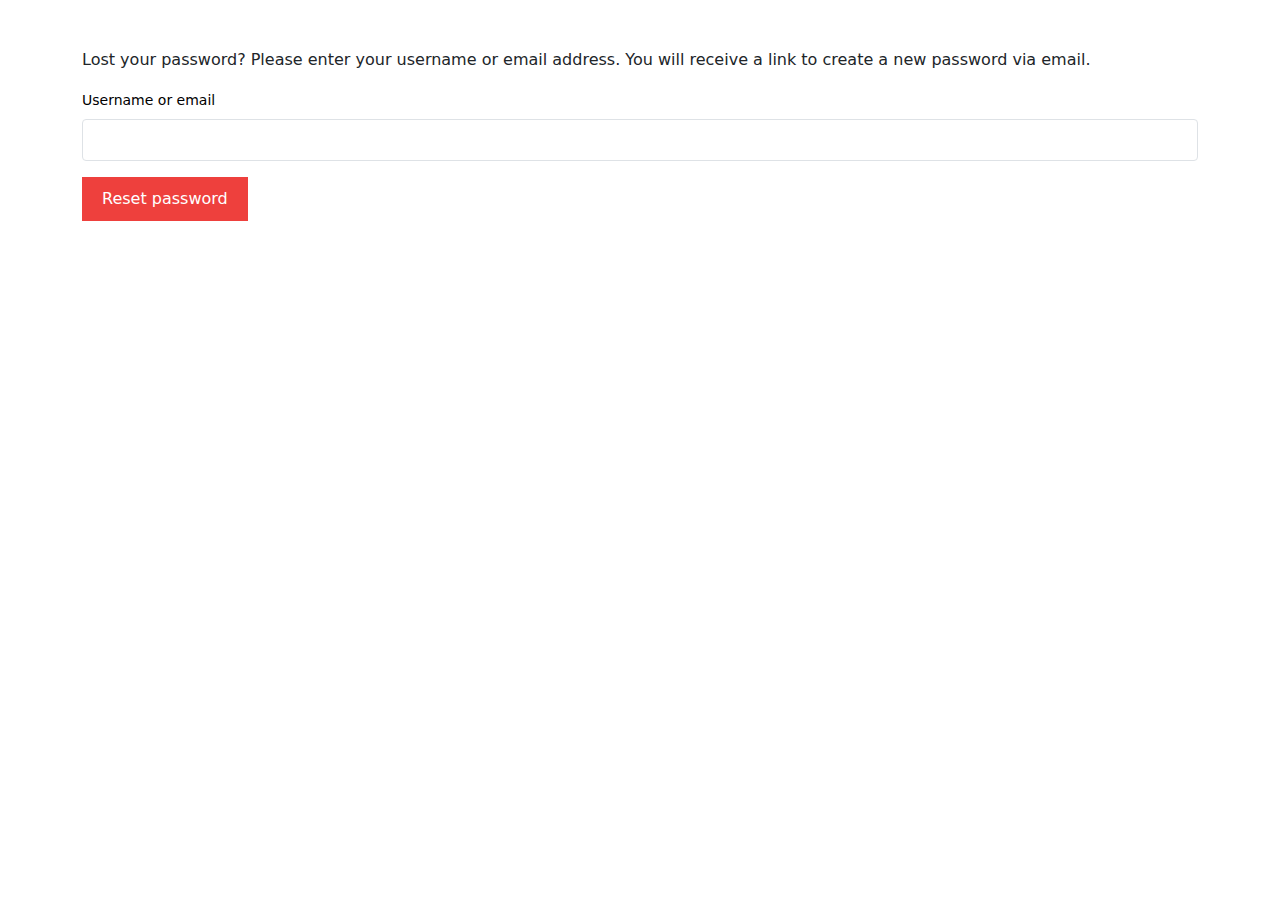
<file: lost_pasword_page.html>
<!DOCTYPE html>
<html lang="en">

<head>
    <meta charset="UTF-8" />
    <meta name="viewport" content="width=device-width, initial-scale=1.0" />
    <link rel="stylesheet" href="css/login.css" />
    <link rel="stylesheet" href="css/root.css" />
    
    <!-- <link rel="stylesheet" href="css/responsive.css" /> -->

    <title>Bootstrap 5 Example</title>
    <meta charset="utf-8">
    <meta name="viewport" content="width=device-width, initial-scale=1">
    <link href="https://cdn.jsdelivr.net/npm/bootstrap@5.3.3/dist/css/bootstrap.min.css" rel="stylesheet">
    <script src="https://cdn.jsdelivr.net/npm/bootstrap@5.3.3/dist/js/bootstrap.bundle.min.js"></script>

    <link rel="preconnect" href="https://fonts.googleapis.com">
    <link rel="preconnect" href="https://fonts.gstatic.com" crossorigin>
    <link href="https://fonts.googleapis.com/css2?family=Jost:ital,wght@0,100..900;1,100..900&display=swap"
        rel="stylesheet">
</head>

<body>
    <section>
        <div class="container">
            <!-- <div class=""> -->
                <form class="mt-5">
                    <p class="add_text">Lost your password? Please enter your username or email address. You will receive a link to create a new password via email.</p>
                    <div class="lost_content">
                        <label for="Username" class="form-label">Username or email</label>
                        <input type="email" class="form-control input_box rounded-1" id="email"
                            name="email">
                    </div>
                    <!-- <div class="row"> -->
                        <!-- <div class="col-2"> -->
                    <div class="rest_btn text-center mt-3">
                        <a href="#" class="nav-link text-white">Reset password</a>    
                    </div>
                    <!-- </div> -->
                    <!-- </div>    -->
                </form>
            <!-- </div>   -->
        </div>
    </section>

</body>
</html>
</file>
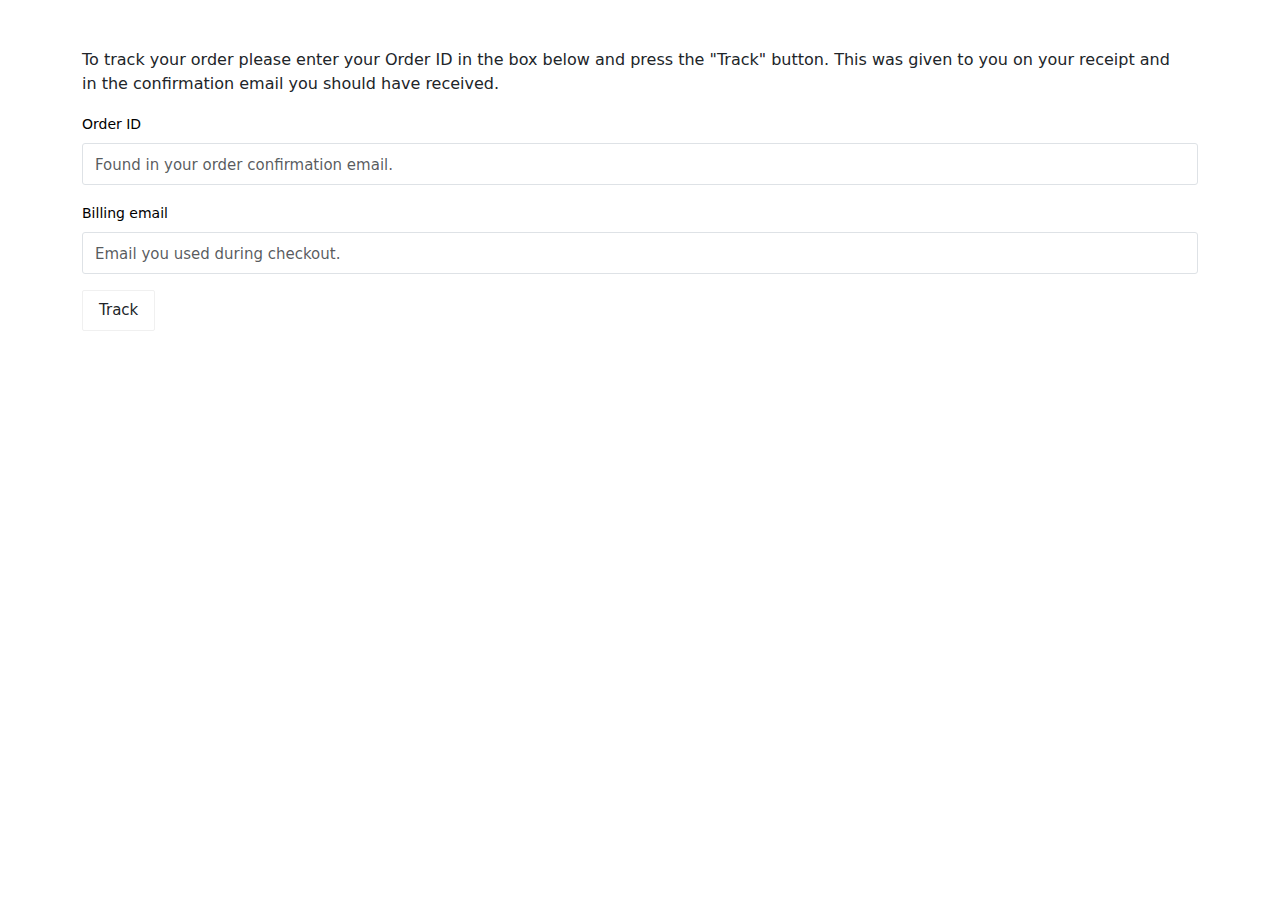
<file: order_traking.html>
<!DOCTYPE html>
<html lang="en">
   
<head>
    <meta charset="UTF-8" />
    <meta name="viewport" content="width=device-width, initial-scale=1.0" />
    <link rel="stylesheet" href="css/cloth_order.css" />
    <link rel="stylesheet" href="css/root.css" />
    <!-- <link rel="stylesheet" href="css/clothy_responsive.css" /> -->
    
    <title>Bootstrap 5 Example</title>
    <meta charset="utf-8">
    <meta name="viewport" content="width=device-width, initial-scale=1">
    <link href="https://cdn.jsdelivr.net/npm/bootstrap@5.3.3/dist/css/bootstrap.min.css" rel="stylesheet">
    <script src="https://cdn.jsdelivr.net/npm/bootstrap@5.3.3/dist/js/bootstrap.bundle.min.js"></script>

    <link rel="preconnect" href="https://fonts.googleapis.com">
    <link rel="preconnect" href="https://fonts.gstatic.com" crossorigin>
    <link href="https://fonts.googleapis.com/css2?family=Jost:ital,wght@0,100..900;1,100..900&display=swap"
        rel="stylesheet">

    <link rel="stylesheet" href="https://cdnjs.cloudflare.com/ajax/libs/font-awesome/4.7.0/css/font-awesome.min.css">
    <script src="https://cdnjs.cloudflare.com/ajax/libs/jquery/3.2.1/jquery.min.js"></script>
    <link rel="stylesheet" href="https://cdnjs.cloudflare.com/ajax/libs/font-awesome/6.2.1/css/all.min.css"
    integrity="sha512-MV7K8+y+gLIBoVD59lQIYicR65iaqukzvf/nwasF0nqhPay5w/9lJmVM2hMDcnK1OnMGCdVK+iQrJ7lzPJQd1w=="
    crossorigin="anonymous" referrerpolicy="no-referrer" />

<body>
    <section class="mt-5">
        <div class="container">
            <div class="row">
                <div class="col-12">
                    <form>
                       <P class="pe-4 track_title ">To track your order please enter your Order ID in the box below and press the "Track" button. 
                        This was given to you on your receipt and in the confirmation email you should have received.</P>
                        

                        <div class=" track_content mb-3 mt-3">
                            <label for="orid" class="form-label">Order ID</label>
                            <input type="text" class="form-control" id="orid" placeholder="Found in your order confirmation email." name="email">
                        </div>

                        <div class=" track_content mb-3 mt-3">
                            <label for="email" class="form-label">Billing email</label>
                            <input type="email" class="form-control" id="email" placeholder="Email you used during checkout." name="email">
                        </div>

                        <div class=" track_content mb-3 mt-3">
                            <button type="submit" class="btn trak_btn  py-2  px-3">Track</button>
                        </div>

                    </form>
                </div>    
            </div> 

        </div>
    <section>
</body>
</file>
<file: css/allcategory.css>
body {
    font-family: var(--Jost-sans-serif) !important;
  }
.categy_item {
    width: 200px;
    box-shadow: var(--box-shadow-forteen);
    background: #80808014;
}
.categy_item  img {
    width: 60px;
}
.categy_item  h4 {
    font-size: 20px;
    font-weight: 600;
	color:#2c2c5e;
}
.categre_conten{
    flex-wrap: wrap;
}
.categy_item p {
    font-size: 20px;
    color: #2c2c5e;
    font-weight: 600;
}
.categy_imgbox {
    float: left;
    width: 60px;
    height: 60px;
    z-index: 48;
    display: flex;
    align-items: center;
    justify-content: center;
    left: -31px;
    box-shadow: 0px 0px 10px 0px #6b616157;
	background: linear-gradient(120deg, #5898ff 0%, #c2e9fb 100%);
}

div#categy_item1 {
    background: linear-gradient(to right, #0ED2F7, #B2FEFA);
}
div#categy_item2 {
 
background: linear-gradient(to right, #5B86E5, #36D1DC); 

}
div#categy_item3 {

background: linear-gradient(to right, #F8FFAE, #43C6AC); /* W3C, IE 10+/ Edge, Firefox 16+, Chrome 26+, Opera 12+, Safari 7+ */

}
div#categy_item4 {
    background: linear-gradient(to right, #0ED2F7, #B2FEFA);
}


@media (max-width: 575px) {
	
	/* .categy_item { */
    /* width: 160px !important;  */
/* } */
/* .categy_item  h4 { */
    /* font-size: 15px !important; */
/* } */
/* .categy_item p { */
    /* font-size: 15px !important */
/* } */
}

@media (max-width: 425px) {
.categy_item  img {
    width: 40px !important;
}.categy_imgbox {  
    width: 40px !important;
    height: 40px !important;
}
.categy_item {
    width: 265px !important;
}
.categy_item  h4 {
    font-size: 15px !important;
}
.categy_item p {
    font-size: 15px !important
}
.men {
    text-align: center !important;
}
.categre_conten {
    display: inline-block !important;
}
.categy_item  img {
    width: 55px !important;
    height: 55px;
}
.categy_text {
    text-align: start;
}.categy_item {
    width: 265px !important;
    margin-top: 20px;
}
.men {
    text-align: center !important;
}
.categre_conten {
    display: inline-block !important;
}
.categy_imgbox {
    position: unset !important;
}
.categy_item {
    justify-content: start !important;
}
}
</file>
<file: css/root.css>
@import url("https://fonts.googleapis.com/css2?family=Jost:ital,wght@0,100..900;1,100..900&display=swap");
@import url("https://fonts.googleapis.com/css2?family=Roboto:ital,wght@0,100;0,300;0,400;0,500;0,700;0,900;1,100;1,300;1,400;1,500;1,700;1,900&display=swap");
:root {
  --Jost-sans-serif: "Jost", sans-serif;
  --Roboto-font: "Roboto", sans-serif;
  --font-7: 7px;
  --font-10: 10px;
  --font-11: 11px;
  --font-12: 12px;
  --font-13: 13px;
  --font-14: 14px;
  --font-15: 15px;
  --font-16: 16px;
  --font-17: 17px;
  --font-18: 18px;
  --font-20: 20px;
  --font-21: 21px;
  --font-22: 22px;
  --font-23: 23px;
  --font-24: 24px;
  --font-25: 25px;
  --font-26: 26px;
  --font-27: 27px;
  --font-28: 28px;
  --font-29: 29px;
  --font-30: 30px;
  --font-31: 31px;
  --font-32: 32px;
  --font-33: 33px;
  --font-34: 34px;
  --font-35: 35px;
  --font-36: 36px;
  --font-37: 37px;
  --font-38: 38px;
  --font-39: 39px;
  --font-40: 40px;
  --font-41: 41px;
  --font-42: 42px;
  --font-43: 42px;
  --font-44: 44px;
  --font-45: 45px;
  --font-46: 46px;
  --font-47: 47px;
  --font-48: 48px;
  --font-49: 49px;
  --font-50: 50px;

  --font-78: 78px;

  --font-weight-100: 100;
  --font-weight-200: 200;
  --font-weight-300: 300;
  --font-weight-400: 400;
  --font-weight-500: 500;
  --font-weight-600: 600;
  --font-weight-700: 700;
  --font-weight-800: 800;
  --font-weight-900: 900;

  --color-white: #fff;
  --color-one: #0000ff;
  --color-two: #845a6a;
  --color-three: #0046be;
  --color-primary: #ee403d;
  --color-black: #000000;
  --color-white: #ffffff;
  --color-whitesmoke: whitesmoke;

  --color-four: #ee403dad;
  --color-five: #f5efef;
  --color-six: #5d6494;
  --color-seven: #2f2f5b;
  --color-eight: #a5a5a5;
  --color-nine: #292e62a8;
  --color-ten: #47b484;
  --color-eleven: #ef262c;
  --color-twelve: #021523;
  --color-thirteen: #0000009e;
  --color-fourteen: #0000008a;
  --color-fifteen: #0a0909;
  --color-yellow: yellow;
  --color-sixteen: #0a58ca;
  --color-seventeen: #2540bf;
  --color-eighteen: #c2c2d3;
  --color-ninteen: #f9c300;
  --color-twenty: rgb(189 189 189);
  --color-twentyone: #01447e;
  --color-twentyTwo: #000000de;
  --color-twentythree: #16101057;
  --color-red: red;
  --color-twentyfour: #f9d900;
  --color-twentyFive: #006;
  --color-twentysix: #71778e;
  --color-twentyseven: #ffcd00;
  --color-twentyeight: #f9c300;
  --color-twentynine: #f79426;
  --color-thirty: #fece31;
  --color-thirtyone: #90a0a3;
  --color-thirtytwo: #9e9e9e;
  --color-thirtythree: #2c3e51;
  --color-thirtyfour:#12cbc4;
  --color-thirtyfive:#aaa;
--color-thirty-six:#c9b1da;
--color-thirtyseven:#be8b94;
--color-thirtyeight:#000000d1;
--color-thirtynine:#000000b3;
--color-fourty:#b5b4b6;

  --btn-bg-color: #0046be;

  --bar-bg-color: #b2b2b2;
  --bar-bg-color-two: #e5e5e5;

  --border-bottom-color: #eeeeee;

  --border-color: #ddd;
  --border-black: #000;
  --border-color-two: 1px solid #f0f0f0;
  --border-color-three: 1px solid #00000014;
  --border-color-four: 1px solid rgba(225, 227, 232, 0.18);
  --border-color-five:#999;
  --border-color-six:#12CBC4;
  --border-five: #0c0d0d;
  --border-six: 1px solid #0000002b;
  --border-seven: 1px solid #ddd;
  --border-eight: 1px solid #dee0ea;
  --border-nine: 2px solid #fff;
  --border-ten: 1px solid #eee;
  --border-eleven: #bbb;
  --border-twelve: 1px solid #ddd;
  --border-thirteen: 1px solid #999;
  --border-fourteen: #12cbc4;
  --border-fifteen:4px solid transparent;
  --border-sixteen: 4px solid #777;
  --border-seventeen: 2px solid #dee0ea;
  --border-eighteen: 2px solid #ee403d;
  --border-ninteen:1px solid #4439399e;




  --border-radius: 3px;
  --border-radius-one: 2px;
  --border-radius-three: 50%;
  --border-radius-four: 10px;

  --background-color-two: #8f8f8f;
  --background-color: #f0f0f0;
  --background-color-three: #3838c2e6;
  --background-color-four: #d6d4d0;
  --background-color-five: #f90d37;
  --background-color-six: #fafafa;
  --backgroun-color-seven: #dc3545;
  --background-white: #ffffff;
  --background-black: #000;
  --background-red:red;
  --background-eight: #007aff;
  --background-nine: #e0e0e0;
  --background-ten: #b2b2b2;
  --background-eleven: #969494;
  --background-twelve: #eee;
  --background-thirteen: #ffe;
  --background-fourteen: #3b5998;
  --background-fifteen: #1da1f2;
  --background-sixteen: #e60023;
  --background-seventeen: #ff4500;
  --background-eighteen: #25d366;
  --background-ninteen: #e9eaee;
  --background-twenty: #ee403d;
  --background-twentyOne: #9f1435;
  --background-twentytwo: #016243;
  --background-twentythree: #e1955b;
  --background-twentytfour: #6e94bb;
  --background-twentytfive: #003080;
  --background-twentysix: #e2939a;
  --background-twentyseven: #e4e4e6;
  --background-twentyeight: rgba(255, 255, 255, 0.3);
  --background-twentynine: #b2b2b2;
  --background-thirty: #eeeeee;
  --background-thirtyone: #f5f5f5;
  --background-thirtytwo:#0073aa;
  --background-thirtythree:#f6f6f6;
  --background-thirtyfour:#eff0f3;
  --background-thirtyeight:#5c4a4a;
  --background-thirtynine:#2d8421;
  --background-fourty:#aeb9be;
  --background-fourtyone:#ef262c;
  --background-fourtytwo:#19191b;
  --background-fourtythree:#091928b8;
  --background-fourtyfour:#beaf00;
  --background-fourtyfive:#060707;
  --background-fourtysix:rgb(123 119 6);
  --background-fourtyseven:#f9f9f9;
  --background-fourtyeight:#111111;
  --background-fourtynine:#2c2c2c;
--background-fifty:#F6F5F2;
--background-fiftyone:#F0EBE3;
--background-fiftytwo:#F3D0D7;
--background-fiftythree:#FFEFEF;
--background-fiftyfour:rgb(90 90 77);
--background-fiftyfive:#FCA311;
--background-fiftysix:#E5E5E5;
--background-fiftyseven:#14213D;
--background-fiftyeight:#000000;
 



  --box-shadow-two: 0 0 0 0 rgb(8 8 8 / 25%);
  --box-shadow-one: 5px 5px 0 #f8f8f8;
  --box-shadow-two: 0 3px 4px 0 rgba(44, 71, 146, 0.25);
  --box-shadow-three: 0 0 0 0 rgb(9 9 9 / 25%);
  --box-shadow-four: 0 0 0 0 rgb(14 14 14 / 25%);
  --box-shadow-five: 0 0 1em 1px rgba(0, 0, 0, 0.25);
  --box-shadow-six: 0 0 1px 0 black;
  --box-shadow-seven: 0 0 0 2px #ee403d;
  --box-shadow-eight: inset 0 0 6px rgba(0, 0, 0, 0.5);
  --box-shadow-nine: inset 0 0 6px rgba(0, 0, 0, 0.3);
  --box-shadow-ten: 0 0 0 0 rgb(2 2 3);
  --box-shadow-eleven: 0 0 0 1px rgba(0, 0, 0, 0.09);
  --box-shadow-twelve:0 1px 4px rgba(0, 0, 0, 0.05) inset;
  --box-shadow-thirteen:rgba(0, 0, 0, 0.02) 0px 1px 3px 0px, rgba(27, 31, 35, 0.15) 0px 0px 0px 1px;
  --box-shadow-forteen: 0px 0px 5px 1px #dfd8d8;
  
}
</file>
<file: css/profile.css>
body {
    font-family: Jost, sans-serif;
}
.welco_title p {
    background: #eeeeee;
    font-weight: 500;
}
.welco_title 
span {
   font-size: 12px;
   color: #9E9E9E;
}
h4.entry-name {
    font-size: 14px;
}
.welcom_bak {
    box-shadow: 5px 5px 0 #f8f8f8;
    border: 1px solid #dee0ea;
    border-radius: 2px;
}
 .welcom_bak .nav-tabs .nav-item.nav-link, .nav-link.active {
    color:white !important;
    background-color:#ee403d !important; 
    border-color: var(--bs-nav-tabs-link-active-border-color);
}
.first_title p {
    font-size: 16px;
}
.first_title a {
    color: #ee403d;
}
.das_text a {
    text-decoration: none;
}

a.brow_btn {
    padding: 8px 18px;
    background: #ee403d;
    font-size: 15px;
    font-weight: 500;
}
.defut_wishilt p {
    font-size: 16px;
    font-family: Jost, sans-serif;
}
p.pro_text {
    font-size: 16px;
    font-family: Jost, sans-serif;
}
.billing_box h3 {
    font-size: 18px;
}
a.edit.nav-link {
    font-size: 16px;
    color: #ee403d;
}
.btn_savadd {
    background: #ee403d;
}.btn_savadd {
    background: #ee403d;
    font-size: 15px;
    font-weight: 500;
}.Billing_box  .form-control:focus {
    border-color: #000000 !important;
    box-shadow: 0 0 0 0 rgb(2 2 3) !important;
}
.form-select:focus {
    border-color: #000000 !important;
    box-shadow: 0 0 0 0 rgb(2 2 3) !important;
}
.Billing_box 
label {
   font-size: 14px;
   color: #000;
}.Billing_box input::placeholder {
    font-size: 15px;
}.billing_box2 h3 {
    font-size: 18px;
}
.bili_list li {
    font-size: 14px;
    font-family: Jost, sans-serif;
}
html,body{
    height:100%;
  }
  body{
    padding:0;
    margin:0;
    color: #2c3e51;
    background: #f5f5f5;
    font-family: 'Ubuntu', sans-serif;
  }
  .main{
    width:100%;  
   
  }
  @media(max-width:34em){
    .main{
      min-width:150px;
      width:auto;
    }
  }
 
  
  .dropdown-select {
    border-radius: 6px;
    border: solid 1px #eee;
    font-size: 14px;
    line-height: 40px;
    padding-left: 18px;
    position: relative;
    -moz-user-select: none;
    -ms-user-select: none;
}
.ret_shop {
    background: #ee403d !important;
    display: inline-block !important;
    font-family: Jost, sans-serif;
}
  .dropdown-select:focus {
      background-color: #fff;
  }
  
  .dropdown-select:hover {
      background-color: #fff;
  }
  
  .dropdown-select:active,
  .dropdown-select.open {
      background-color: #fff !important;
      border-color: #bbb;
      box-shadow: 0 1px 4px rgba(0, 0, 0, 0.05) inset;
  }
  
  .dropdown-select:after {
      height: 0;
      width: 0;
      border-left: 4px solid transparent;
      border-right: 4px solid transparent;
      border-top: 4px solid #777;
      -webkit-transform: origin(50% 20%);
      transform: origin(50% 20%);
      transition: all 0.125s ease-in-out;
      content: '';
      display: block;
      margin-top: -2px;
      pointer-events: none;
      position: absolute;
      right: 10px;
      top: 50%;
  }
  
  .dropdown-select.open:after {
      -webkit-transform: rotate(-180deg);
      transform: rotate(-180deg);
  }
  
  .dropdown-select.open .list {
      -webkit-transform: scale(1);
      transform: scale(1);
      opacity: 1;
      pointer-events: auto;
  }
  
  .dropdown-select.open .option {
      cursor: pointer;
  }
  
  .dropdown-select.wide {
    width: 100%;
}
#one {
    display: none !important;
}
  .dropdown-select.wide .list {
      left: 0 !important;
      right: 0 !important;
  }
  
  .dropdown-select .list {
      box-sizing: border-box;
      transition: all 0.15s cubic-bezier(0.25, 0, 0.25, 1.75), opacity 0.1s linear;
      -webkit-transform: scale(0.75);
      transform: scale(0.75);
      -webkit-transform-origin: 50% 0;
      transform-origin: 50% 0;
      box-shadow: 0 0 0 1px rgba(0, 0, 0, 0.09);
      background-color: #fff;
      border-radius: 6px;
      margin-top: 4px;
      padding: 3px 0;
      opacity: 0;
      overflow: hidden;
      pointer-events: none;
      position: absolute;
      top: 100%;
      left: 0;
      z-index: 999;
      max-height: 250px;
      overflow: auto;
      border: 1px solid #ddd;
  }
  
  .dropdown-select .list:hover .option:not(:hover) {
      background-color: transparent !important;
  }
  .dropdown-select .dd-search{
    margin:0.5rem;
  }

  .dropdown-select .dd-searchbox{
    width:100%;
    padding:-0.5rem;
    border:1px solid #999;
    border-color:#999;
    border-radius:4px;
    outline:none;
  }
  .dropdown-select .dd-searchbox:focus{
    border-color:#12CBC4;
  }
  
  .dropdown-select .list ul {
      padding: 0;
  }
  
  .dropdown-select .option {
      cursor: default;
      font-weight: 400;
      line-height: 40px;
      outline: none;
      padding-left: 18px;
      padding-right: 29px;
      text-align: left;
      transition: all 0.2s;
      list-style: none;
  }
  
  .dropdown-select .option:hover,
  .dropdown-select .option:focus {
      background-color: #0073aa !important;
  }
  
  .nav-link.active {
    background-color: red; /* Red background color */
    color: white; /* White text color */
}
  .dropdown-select .option.selected {
      font-weight: 600;
      color: #12cbc4;
  }
  
  .dropdown-select .option.selected:focus {
      background: #f6f6f6;
  }
  
  .dropdown-select a {
      color: #aaa;
      text-decoration: none;
      transition: all 0.2s ease-in-out;
  }
  
  .dropdown-select a:hover {
      color: #666;
  }
  /* logo page */
</file>
<file: css/cart.css>
body {
    font-family: var(--Jost-sans-serif) !important;
}
.Sweat_box p {
    font-size:var(--font-14);
}
.Sweat_box p {
    font-size:var(--font-14);
    word-spacing: 2px;
}
a.und_text:hover {
    color: var(--color-one) !important;
}
.ship_box p{
font-size:var(--font-14);
}
.ship_box span {
    color:var(--color-primary);
    font-size:var(--font-13);
    font-weight:var(--font-weight-600);
}
.shipping_bar {
    background:var(--color-primary)!important;
}
.qtySelector{
	border: var(--border-seven);
	width: 107px;
	height: 35px;
	margin: 10px auto 0;
}
.qtySelector .fa{
	padding: 10px 5px;
	width: 35px;
	height: 100%;
	float: left;
	cursor: pointer;
}
.qtySelector .fa.clicked{
	font-size:var(--font-12);
	padding: 12px 5px;
}

.qtySelector .qtyValue{
	border: none;
	padding: 5px;
	width: 35px;
	height: 100%;
	float: left;
	text-align: center
}
.crose_icon {
    left: -9px;
    background: var(--color-red);
    padding: 2px 4px;
    border-radius: 69%;
    font-size:var(--font-12);
}
.coupon_tex {
    width: 45%;
}.cart_btn1 a {
    font-weight:var(--font-weight-500);
}
.cart_btn {
    background: var(--background-color);
    width: 23%;
    height: 42px;
    border-radius: var(--border-radius);
}.cart_btn:hover {
    background: var(--background-color-two);
    color: var(--background-white) !important;
}.cart_btn2 {
    background:var(--color-primary);
    padding: 0px 13px;
    height: 42px;
    opacity: 0.6;
}
.totals_box {
    -webkit-box-shadow:var(--box-shadow-one);
    box-shadow: var(--box-shadow-one);
}
p.card-title {
    font-weight:var(--font-weight-400);
    font-size:var(--font-16);
}
.Subtotal_content p {
    font-size:var(--font-14);
}

.Subtotal_content span {
    font-size:var(--font-14);
}
.Shipping 
label {
   font-size:var(--font-13);
}
.Change {
    font-size: var(--font-14) !important;
    color: var(--color-primary) !important;
}
.totals_box sapn {
    font-size:var(--font-14);
}.last_cont 
strong {
   font-size:var(--font-20);
}
.Proceed_btn {
    background:var(--color-primary);
    padding: 15px 0;
}
.Shipping  p {
    font-size:var(--font-14);
}.Local_con 
 input {
    right: 0;
    top: 5px;
}
.Local_con 
label {
   padding-left: 25px;
}.Proceed_btn:hover {
    opacity: 0.8;
}
.flat_input  {
    width: 10px !important;
    height: 10px !important;
    left: 127px !important;
    top: 0px;
}
</file>
<file: css/cart_responsive.css>
@media only screen and (max-width: 1200px) {
    .container, .container-md, .container-sm {
        max-width: 940px !important;
    }
    .cart_btn {       
        width: 65%;
    
    }
}

@media only screen and (max-width: 600px) {
    
    table.table_content {
        width: 655px !important;
    }
}


@media only screen and (max-width: 575px) {
    
    table.table_content {
        width: 705px !important;
    }
}
</file>
<file: css/profile_responsive.css>
@media only screen and (max-width: 1200px) {

    .container {
        max-width: 900px !important;
    }
}
</file>
<file: css/login.css>
body{
 font-family: var(--Jost-sans-serif);

 }
.logo_content {
    width: 530px;
    margin: 0 auto;
    padding: 60px;
}
.icon {
    cursor: pointer;
}
.login_formform {
    font-family: "Jost", sans-serif;
}
.input_box {
    height: 42px;
}
.login_form label {
    font-size: var(--font-14);
    color:var(--color-black);
    font-weight:var(--font-weight-400);
}
a.log_tex {
    font-family: Jost, sans-serif;
    font-size: var(--font-17);
    font-weight: var(--font-weight-600);
    text-transform: uppercase;
    letter-spacing: 0.3px;
}
.login_btn a {
    background: var(--color-primary);
    font-size: var(--font-15);
    font-weight: var(--font-weight-500);
}
.login_btn a:active {
    background: var(--color-primary) !important;
}
.login_btn:hover a {
    opacity: 0.8 !important;
    background-color: var(--color-primary);
}
a.lost_text {
    color: var(--color-primary);
    font-size: var(--font-16);
    font-weight: var(--font-weight-400);
}

.support_text {
    font-size: var(--font-12);
}
.support_text a{
    color: var(--color-primary);
    font-size: var(--font-12);
    font-weight: var(--font-weight-400);
} 

.support_text:hover a {
    color: #0a58ca !important;
}
.lost_text:hover {
    color: #2540bf !important;
}
li.log_actv .active {
    color: black !important;
} 
.log_tex {
    color: #c2c2d3 !important;
}
.log_tex:hover {
    color:#c2c2d3 !important;
}
input.reme_chek {
    border-color: black;
    height: 13px !important;
    width: 13px !important;
}
.form-check-input:focus {
    box-shadow: 0 0 0 0 rgb(9 9 9 / 25%) !important;
    border-color: #0c0d0d !important;
}
@media only screen and (max-width: 780px) {
 
    .logo_content {
        width: 100% !important;
        margin: 0 auto;
        padding: 60px;
    }
  }
  @media only screen and (max-width: 780px) {
    .logo_content {
        padding: 20px;
    }
  }
/* ----------------------------------------------------lost_pasword page---------------------------------- */
.rest_btn {
    background: var(--color-primary);
    padding: 10px 20px;
    display: inline-block;
}
.lost_content label {
    font-size: var(--font-14);
    color: var(--color-black);
    font-weight: var(--font-weight-400);
}
p.add_text {
    font-size: 16px;
}
.form-control.input_box:focus {
    border-color: var(--color-black) !important;
    box-shadow: 0 0 0 0 rgb(14 14 14 / 25%) !important;
}
li.nav-item.slaes:after {
    content: "/";
    margin-left: 4px;
    margin-right: 4px;
    opacity: 0.3;
    position: absolute;
    top: 0;

}

/* header */

@media (max-width: 991px) {
  #main-header.sticky {
    position: fixed;
    top: 0;
    background-color: white; /* Adjust as needed */
    box-shadow: 0 4px 6px rgba(0, 0, 0, 0.1);
  }
}
.first-nav li a, .free-ship a, .social-icon i {
    font-size: var(--font-14);
    color: var(--color-two);
    font-weight: var(--font-weight-600);
}
.two-select select {
    color: var(--color-two);
    font-size: var(--font-14);
    font-weight: var(--font-weight-600);
}
.head2-a {
    font-size: var(--font-20);
    font-weight: var(--font-weight-700);
    color: var(--color-three) !important;
}
.offcanvas.offcanvas-end {
    top: 0;
    right: 0;
    width: var(--bs-offcanvas-width);
    border-left: var(--bs-offcanvas-border-width) solid var(--bs-offcanvas-border-color);
    transform: translateX(100%);
}.first-group {
    width: 65% !important;
    height: 50px;
    border: var(--border-color-three);
}
#searchbox {
    display: none;
    z-index: 2;
}
/* headser */

/* search bar */
.line {
    box-shadow: unset !important;
}

.searchicon {
    top: 10px;
    right: 10px;
}

.search-img img {
    object-fit: cover;
}

.search-content a:hover {
    text-decoration: none;
    color: black;
}

.productsearch {
    max-height: 190px;
    overflow-y: auto;
    top: 43px;
    border-top-color: black !important;
}

#productsearch a {
    font-family: var(--jostfont);
    font-weight: 500;
    font-size: 14px;
}

div#productsearch::-webkit-scrollbar {
    width: 5px;
    height: 5px;
}

div#productsearch::-webkit-scrollbar-thumb:window-inactive {
    background: rgba(255, 255, 255, 0.3);
}

div#productsearch::-webkit-scrollbar-thumb {
    -webkit-border-radius: 10px;
    border-radius: 10px;
    background: rgba(255, 255, 255, 0.3);
    -webkit-box-shadow: inset 0 0 6px rgba(0, 0, 0, 0.5);
}

div#productsearch::-webkit-scrollbar-track {
    -webkit-box-shadow: inset 0 0 6px rgba(0, 0, 0, 0.3);
    -webkit-border-radius: 10px;
    border-radius: 10px;
}

#searchbox {
    display: none;
}
.searchg_content {
    position: relative;
    bottom: 58px;
    z-index: 58;
    background: white;
}
#form_section {
    position: fixed;
    left: 0%;
    top: 30%;
	width:100%;
}
#searchbox {
    /* display: block; */
    height: 66vh;
    background: white;
}
/* search */

@media (max-width: 1200px) {
	
	#searchbox {
    height: 75vh !important;

}
}


@media (max-width: 425px) {
	
	#searchbox {
    height: 80vh !important;

}
}
</file>
<file: css/cloth_order.css>
body{
    font-family:var(--Jost-sans-serif);

    }
    .track_content label {
        font-size: var(--font-14);
        color: var(--color-black);
        font-weight: var(--font-weight-400);
    }
    p.track_title {
        font-size: var(--font-16);
        font-weight: var(--font-weight-400);
    }
    button.trak_btn {
        background:  var(---white-light);
        border: var(--border-color-two);
        border-radius: var(--border-radius-one);
        font-size: var(--font-15);
        font-weight:var(--font-weight-500);
    }
    .track_content  input {
        height: 42px;
        border-radius: var(--border-radius)!important;
    }

    .track_content input::placeholder {
        font-size: var(--font-15);
    }
    button.trak_btn:hover {
        background: var(--background-color-two);
        color:var(--color-white);
    }

    .track_content input.form-control:focus {
        color: var(--bs-body-color);
        border-color: var(--color-black);
        box-shadow: var(--box-shadow-ten);
    }


    @media only screen and (max-width: 992px) {
    .container, .container-sm {
        max-width: 690px;
    }
}
</file>
